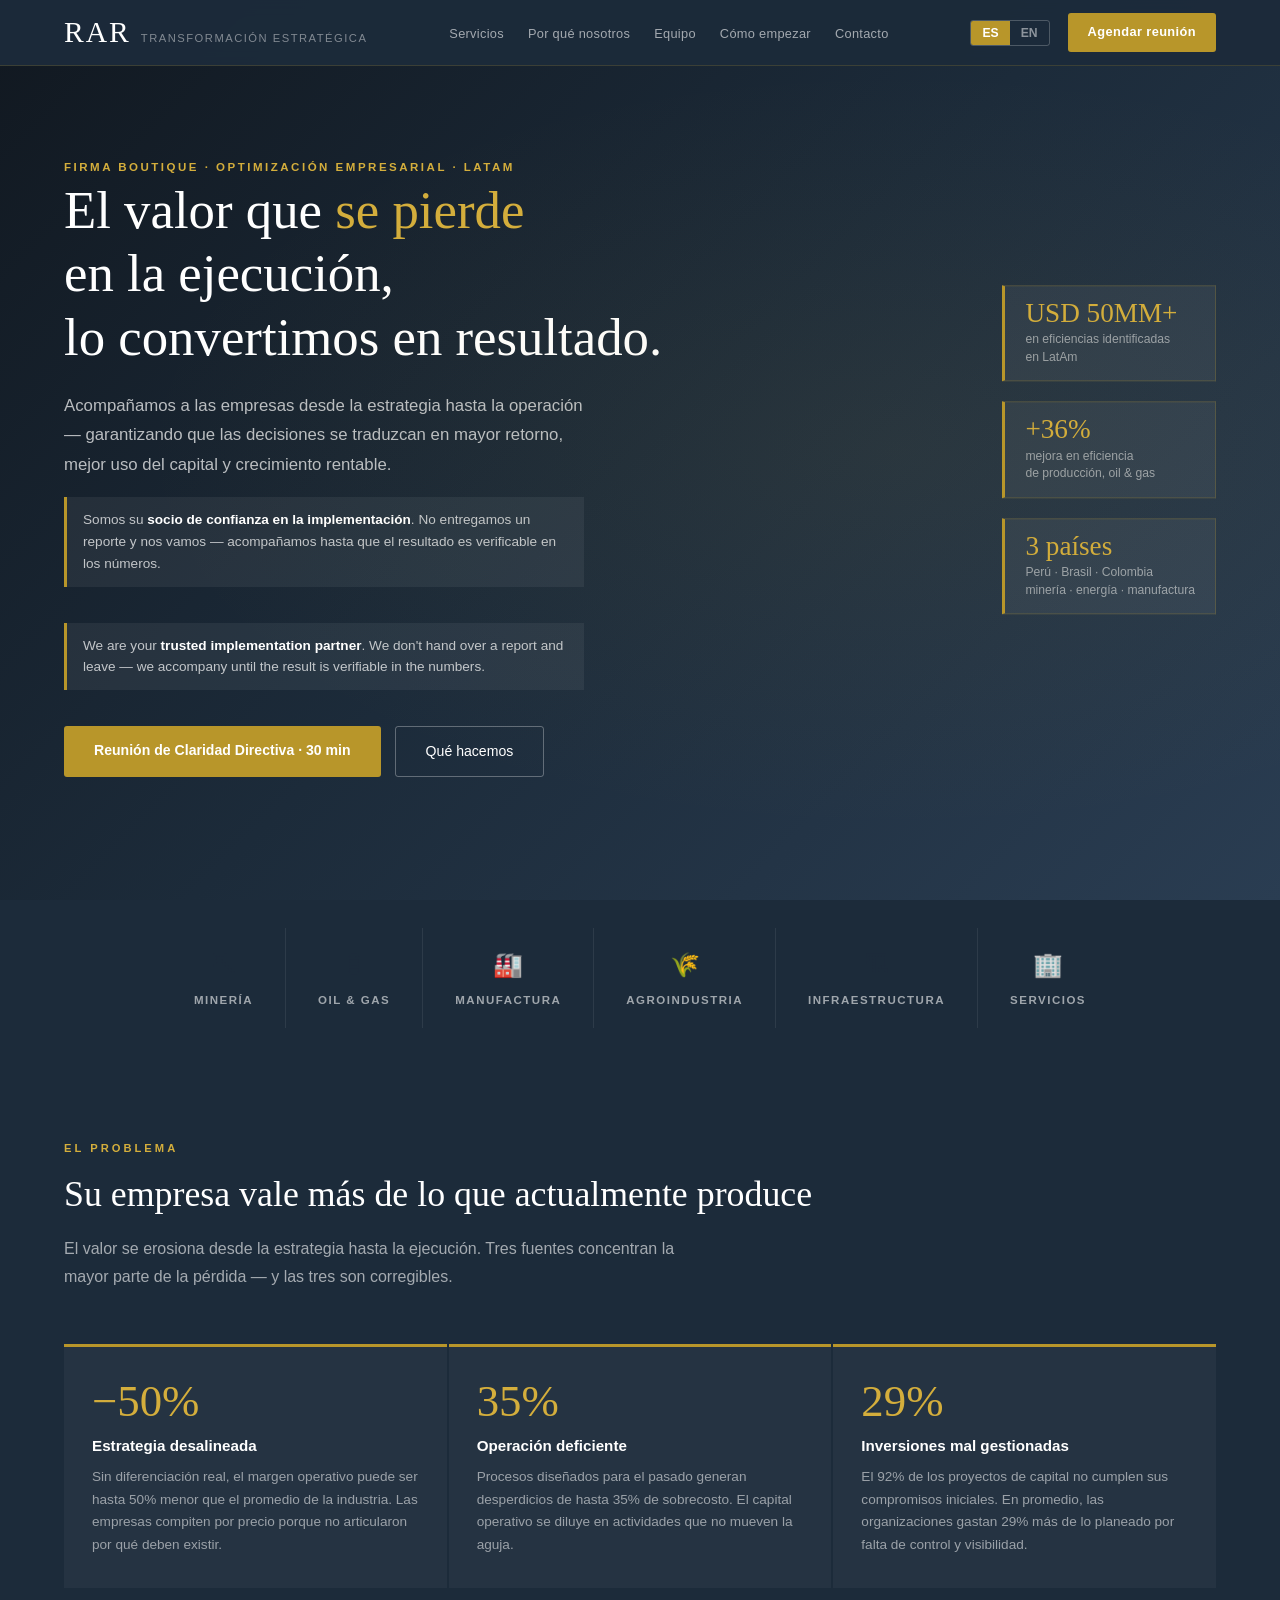
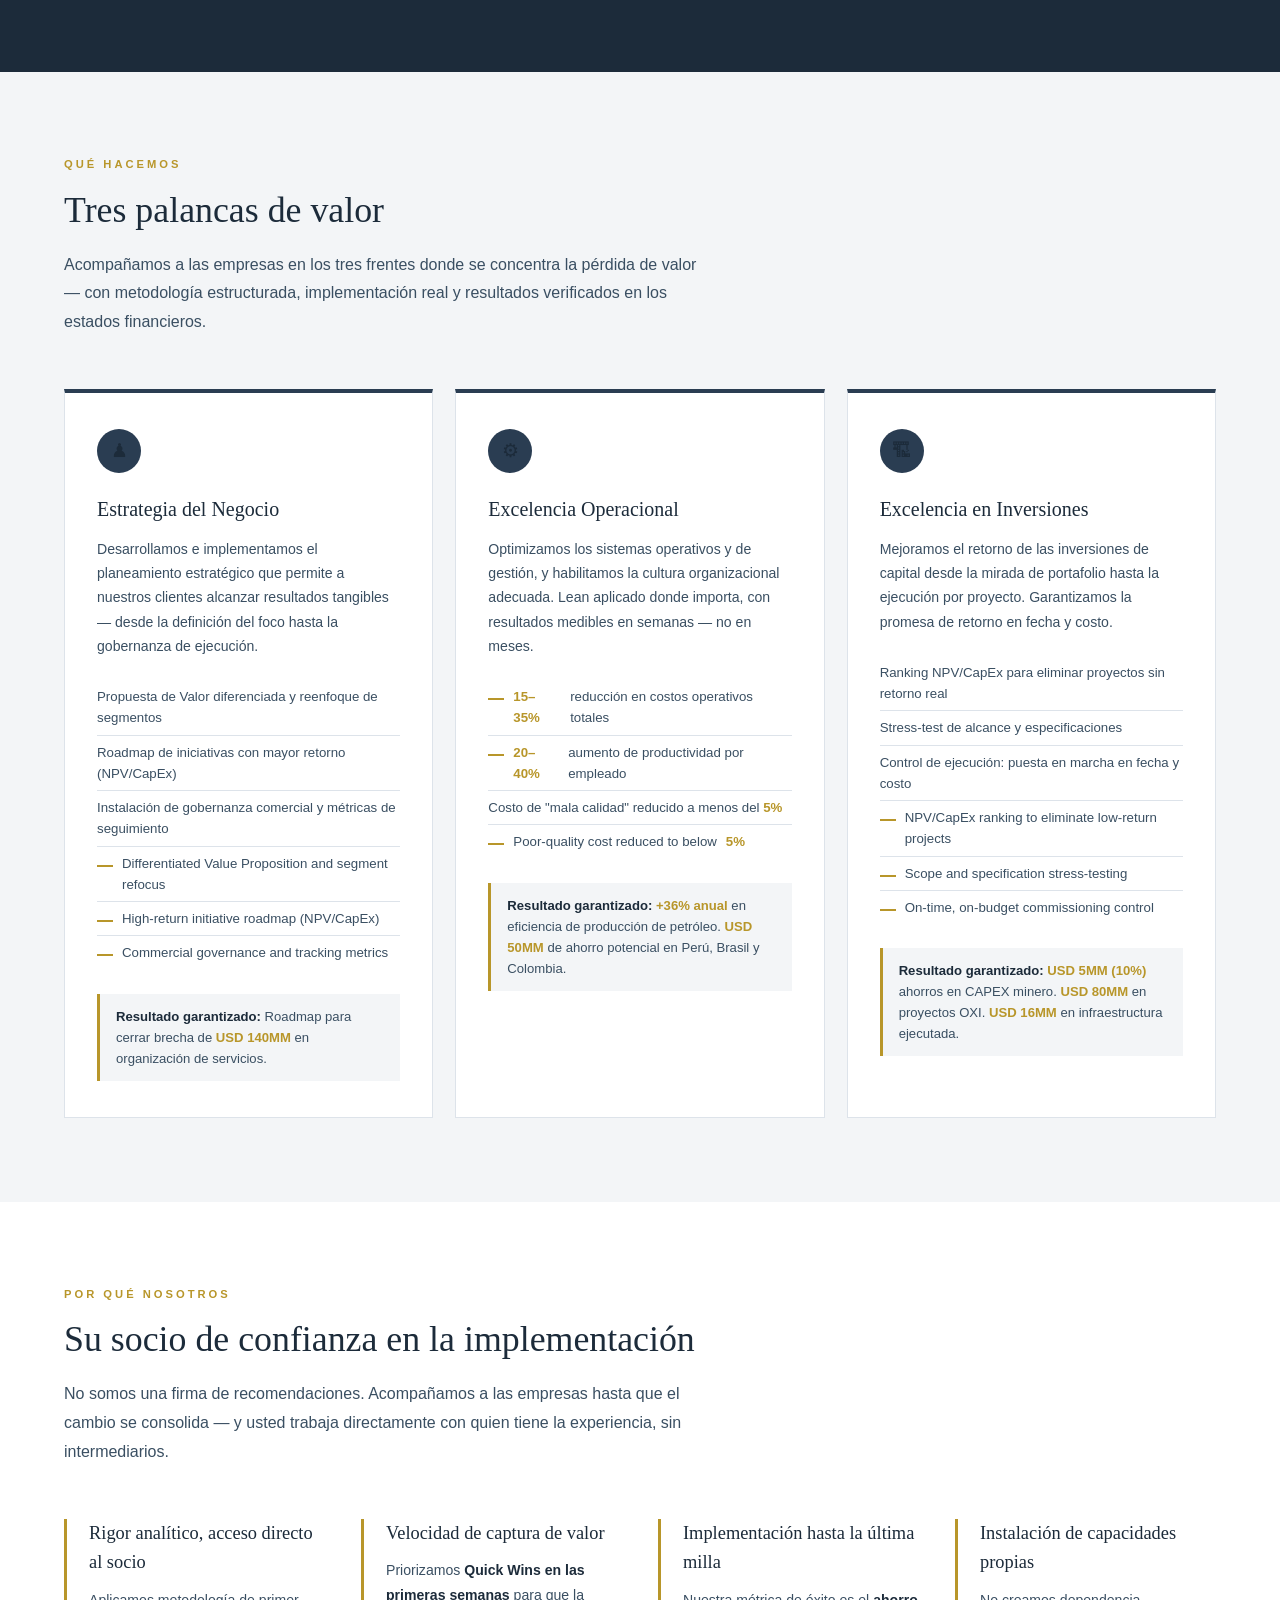
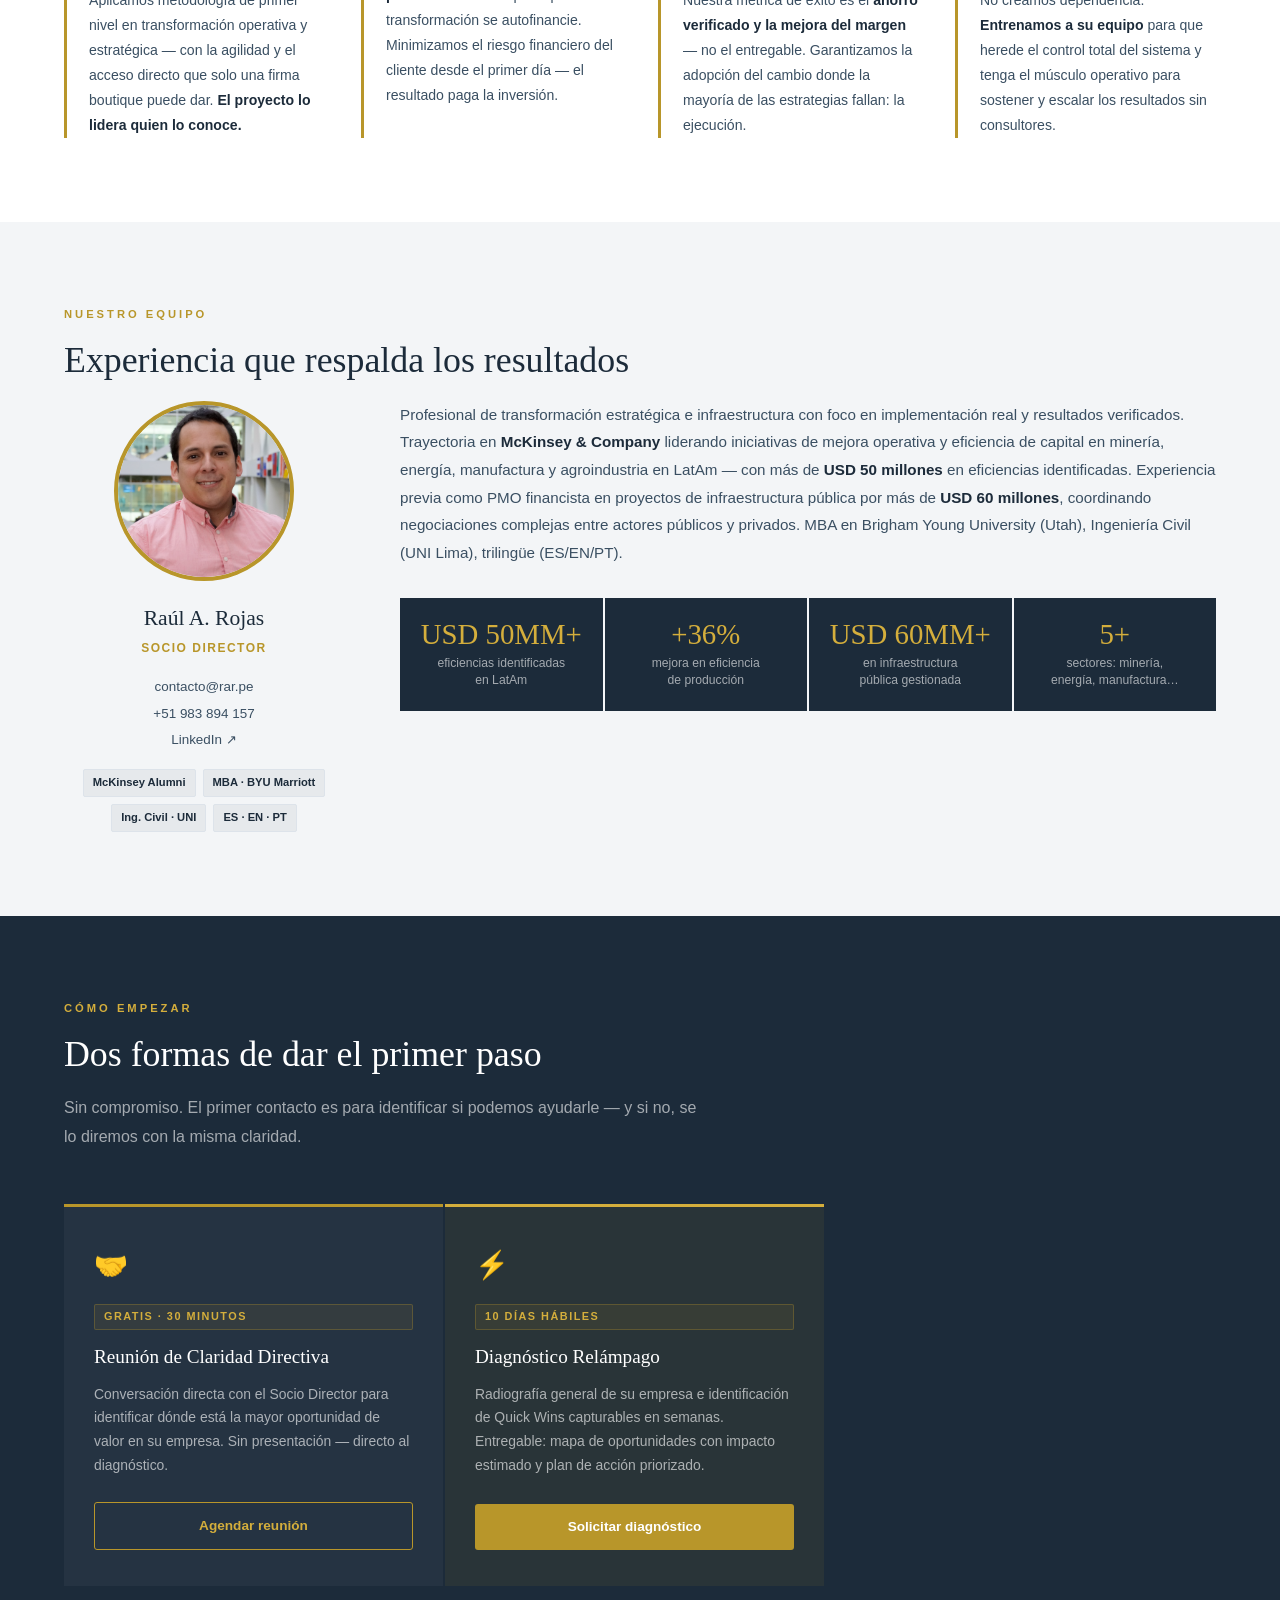
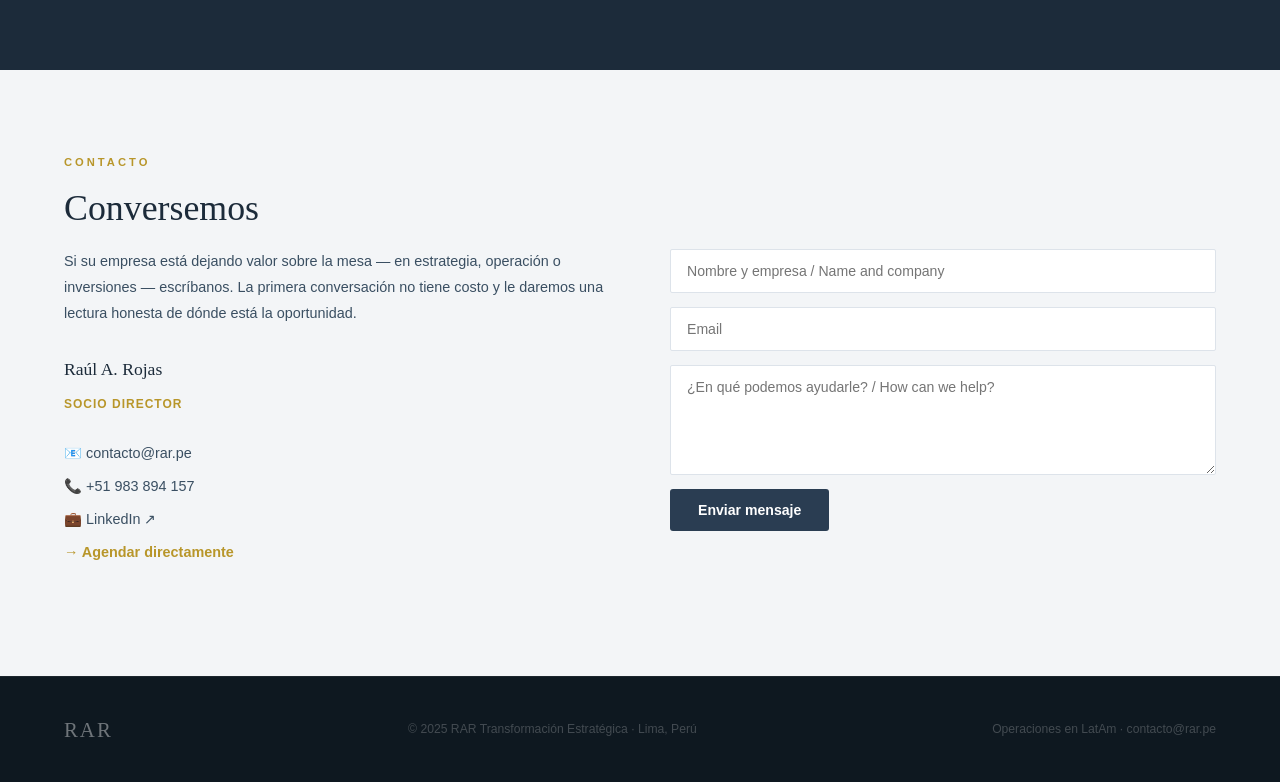
<file: borrador-rediseño-nuevo/index.html>
<!DOCTYPE html>
<html lang="es">
<head>
  <meta charset="UTF-8"/>
  <meta name="viewport" content="width=device-width,initial-scale=1.0"/>
  <title>RAR Transformación Estratégica — Lima, Perú</title>
  <meta name="description" content="Firma boutique de optimización empresarial. Estrategia, excelencia operacional e inversiones de capital en Latinoamérica."/>
  <script src="https://analytics.ahrefs.com/analytics.js" data-key="caoUzvow33Zzy6rd3mMfgg" async></script>
  <style>
    :root{
      --dark:   #1C2B3A;
      --mid:    #2A3D52;
      --light:  #3A5068;
      --gold:   #B8962A;
      --gold-lt:#D4AE3C;
      --white:  #FFFFFF;
      --off:    #F3F5F7;
      --txt:    #1C2B3A;
      --tmid:   #3A4F62;
      --tlt:    #7A90A3;
      --border: #DDE3EA;
    }
    *{margin:0;padding:0;box-sizing:border-box;}
    html{scroll-behavior:smooth;}
    body{font-family:'Helvetica Neue',Arial,sans-serif;color:var(--txt);background:var(--white);line-height:1.6;}
    h1,h2,h3,h4{font-family:'Georgia',serif;font-weight:normal;}

    [data-lang]{display:none;}
    body.lang-es [data-lang="es"],body.lang-en [data-lang="en"]{display:revert;}
    span[data-lang]{display:none;}
    body.lang-es span[data-lang="es"],body.lang-en span[data-lang="en"]{display:inline;}

    /* NAV */
    nav{position:fixed;top:0;left:0;right:0;z-index:100;background:rgba(28,43,58,.97);backdrop-filter:blur(8px);display:flex;align-items:center;justify-content:space-between;padding:0 5%;height:66px;border-bottom:1px solid rgba(184,150,42,.2);}
    .nav-logo{display:flex;align-items:baseline;gap:10px;text-decoration:none;}
    .nav-logo-mark{font-family:'Georgia',serif;font-size:1.85rem;color:var(--white);letter-spacing:2px;}
    .nav-logo-sub{font-size:.7rem;color:rgba(255,255,255,.45);letter-spacing:1.5px;text-transform:uppercase;}
    .nav-right{display:flex;align-items:center;gap:18px;}
    .nav-links{display:flex;gap:24px;list-style:none;}
    .nav-links a{font-size:.8rem;color:rgba(255,255,255,.6);text-decoration:none;letter-spacing:.3px;transition:color .2s;}
    .nav-links a:hover{color:var(--gold-lt);}
    .lang-toggle{display:flex;border:1px solid rgba(255,255,255,.22);border-radius:3px;overflow:hidden;}
    .lang-btn{padding:5px 11px;background:transparent;color:rgba(255,255,255,.5);border:none;cursor:pointer;font-size:.76rem;font-weight:700;transition:all .2s;}
    .lang-btn.active{background:var(--gold);color:var(--white);}
    .nav-cta{padding:9px 20px;background:var(--gold);color:var(--white);text-decoration:none;font-size:.8rem;font-weight:700;letter-spacing:.4px;border-radius:3px;transition:background .2s;white-space:nowrap;}
    .nav-cta:hover{background:var(--gold-lt);}
    @media(max-width:900px){.nav-links{display:none;}.nav-logo-sub{display:none;}}
    @media(max-width:600px){.nav-cta{display:none;}}

    /* HERO */
    .hero{min-height:100vh;background:linear-gradient(135deg,#111820 0%,#1C2B3A 50%,#2A3D52 100%);display:flex;align-items:center;padding:100px 5% 70px;position:relative;overflow:hidden;}
    .hero::after{content:'';position:absolute;inset:0;background:radial-gradient(ellipse at 70% 50%,rgba(184,150,42,.07) 0%,transparent 60%);pointer-events:none;}
    .hero-content{position:relative;max-width:660px;}
    .hero-eyebrow{display:inline-block;font-size:.72rem;font-weight:700;letter-spacing:2.5px;text-transform:uppercase;color:var(--gold-lt);margin-bottom:24px;}
    .hero h1{font-size:clamp(2rem,4.5vw,3.3rem);color:var(--white);line-height:1.2;margin-bottom:22px;}
    .hero h1 em{font-style:normal;color:var(--gold-lt);}
    .hero-sub{font-size:1.05rem;color:rgba(255,255,255,.7);max-width:540px;margin-bottom:18px;line-height:1.75;}
    .hero-trust{display:flex;align-items:flex-start;background:rgba(255,255,255,.06);border-left:3px solid var(--gold);padding:12px 16px;margin-bottom:36px;max-width:520px;}
    .hero-trust p{font-size:.85rem;color:rgba(255,255,255,.72);line-height:1.6;}
    .hero-trust strong{color:var(--white);}
    .hero-actions{display:flex;gap:14px;flex-wrap:wrap;}
    .btn-primary{padding:13px 30px;background:var(--gold);color:var(--white);text-decoration:none;font-weight:700;font-size:.88rem;border-radius:3px;transition:background .2s;}
    .btn-primary:hover{background:var(--gold-lt);}
    .btn-ghost{padding:13px 30px;background:transparent;color:var(--white);text-decoration:none;font-weight:500;font-size:.88rem;border:1px solid rgba(255,255,255,.3);border-radius:3px;transition:all .2s;}
    .btn-ghost:hover{border-color:var(--gold-lt);color:var(--gold-lt);}
    .hero-stats{position:absolute;right:5%;top:50%;transform:translateY(-50%);display:flex;flex-direction:column;gap:20px;}
    .hero-stat{background:rgba(255,255,255,.055);border:1px solid rgba(184,150,42,.25);border-left:3px solid var(--gold);padding:14px 20px;min-width:210px;}
    .hero-stat-num{font-family:'Georgia',serif;font-size:1.7rem;color:var(--gold-lt);line-height:1;margin-bottom:4px;}
    .hero-stat-lbl{font-size:.76rem;color:rgba(255,255,255,.52);line-height:1.45;}
    @media(max-width:1000px){.hero-stats{display:none;}.hero-content{max-width:100%;}}

    /* SECTIONS */
    section{padding:84px 5%;}
    .sec-label{font-size:.7rem;font-weight:700;letter-spacing:3px;text-transform:uppercase;color:var(--gold);margin-bottom:14px;}
    .sec-title{font-size:clamp(1.7rem,2.8vw,2.4rem);color:var(--dark);line-height:1.25;margin-bottom:18px;}
    .sec-intro{font-size:1rem;color:var(--tmid);max-width:640px;line-height:1.8;margin-bottom:52px;}

    /* SECTOR STRIP */
    .sectors-strip{background:var(--dark);padding:28px 5%;display:flex;align-items:center;justify-content:center;flex-wrap:wrap;}
    .sector-item{display:flex;flex-direction:column;align-items:center;gap:7px;padding:18px 32px;border-right:1px solid rgba(255,255,255,.08);cursor:default;transition:background .2s;}
    .sector-item:last-child{border-right:none;}
    .sector-item:hover{background:rgba(255,255,255,.05);}
    .sector-icon{font-size:1.5rem;}
    .sector-name{font-size:.72rem;font-weight:700;letter-spacing:1.5px;text-transform:uppercase;color:rgba(255,255,255,.58);}
    @media(max-width:700px){.sector-item{padding:14px 18px;}}

    /* PROBLEM */
    #problema{background:var(--dark);}
    #problema .sec-label{color:var(--gold-lt);}
    #problema .sec-title{color:var(--white);}
    #problema .sec-intro{color:rgba(255,255,255,.6);}
    .erosion-grid{display:grid;grid-template-columns:repeat(auto-fit,minmax(270px,1fr));gap:2px;}
    .erosion-card{background:rgba(255,255,255,.04);border-top:3px solid var(--gold);padding:32px 28px;transition:background .2s;}
    .erosion-card:hover{background:rgba(255,255,255,.07);}
    .erosion-num{font-family:'Georgia',serif;font-size:2.8rem;color:var(--gold-lt);line-height:1;margin-bottom:10px;}
    .erosion-ttl{font-size:.95rem;font-weight:700;color:var(--white);margin-bottom:8px;}
    .erosion-desc{font-size:.85rem;color:rgba(255,255,255,.54);line-height:1.65;}

    /* SERVICES */
    #servicios{background:var(--off);}
    .services-grid{display:grid;grid-template-columns:repeat(auto-fit,minmax(290px,1fr));gap:22px;}
    .svc-card{background:var(--white);border:1px solid var(--border);border-top:4px solid var(--mid);padding:36px 32px;transition:transform .2s,box-shadow .2s;}
    .svc-card:hover{transform:translateY(-4px);box-shadow:0 12px 36px rgba(28,43,58,.1);}
    .svc-icon{width:44px;height:44px;background:var(--mid);border-radius:50%;display:flex;align-items:center;justify-content:center;margin-bottom:20px;font-size:1.2rem;}
    .svc-name{font-family:'Georgia',serif;font-size:1.25rem;color:var(--dark);margin-bottom:12px;}
    .svc-desc{font-size:.88rem;color:var(--tmid);line-height:1.72;margin-bottom:22px;}
    .svc-impacts{list-style:none;margin-bottom:24px;}
    .svc-impacts li{font-size:.83rem;color:var(--tmid);padding:6px 0;border-bottom:1px solid var(--border);display:flex;align-items:baseline;gap:9px;}
    .svc-impacts li:last-child{border-bottom:none;}
    .svc-impacts li::before{content:'';width:16px;height:2px;background:var(--gold);flex-shrink:0;position:relative;top:-1px;}
    .hl{color:var(--gold);font-weight:700;}
    .svc-ref{background:var(--off);border-left:3px solid var(--gold);padding:12px 16px;font-size:.82rem;color:var(--tmid);line-height:1.6;}
    .svc-ref strong{color:var(--dark);}

    /* WHY US */
    #nosotros{background:var(--white);}
    .why-grid{display:grid;grid-template-columns:repeat(auto-fit,minmax(240px,1fr));gap:36px;}
    .why-card{padding-left:22px;border-left:3px solid var(--gold);}
    .why-ttl{font-family:'Georgia',serif;font-size:1.15rem;color:var(--dark);margin-bottom:10px;}
    .why-desc{font-size:.88rem;color:var(--tmid);line-height:1.78;}
    .why-desc strong{color:var(--dark);}

    /* TEAM */
    #equipo{background:var(--off);}
    .team-wrap{display:grid;grid-template-columns:280px 1fr;gap:56px;align-items:start;}
    @media(max-width:820px){.team-wrap{grid-template-columns:1fr;gap:32px;}}
    .team-photo-wrap{text-align:center;}
    .team-photo{width:180px;height:180px;border-radius:50%;object-fit:cover;object-position:top center;border:4px solid var(--gold);display:block;margin:0 auto 20px;}
    .team-photo-fallback{width:180px;height:180px;border-radius:50%;background:var(--mid);border:4px solid var(--gold);display:flex;align-items:center;justify-content:center;font-family:'Georgia',serif;font-size:2.8rem;color:var(--white);margin:0 auto 20px;}
    .team-name-lg{font-family:'Georgia',serif;font-size:1.35rem;color:var(--dark);margin-bottom:4px;}
    .team-role-lg{font-size:.75rem;font-weight:700;letter-spacing:1.5px;text-transform:uppercase;color:var(--gold);margin-bottom:18px;}
    .team-contact-links a{display:block;font-size:.84rem;color:var(--tmid);text-decoration:none;margin-bottom:5px;transition:color .2s;}
    .team-contact-links a:hover{color:var(--gold);}
    .team-badges{display:flex;flex-wrap:wrap;gap:7px;margin-top:18px;justify-content:center;}
    .tbadge{font-size:.7rem;font-weight:700;color:var(--dark);background:rgba(28,43,58,.06);border:1px solid var(--border);padding:4px 9px;border-radius:2px;}
    .team-bio{font-size:.95rem;color:var(--tmid);line-height:1.82;margin-bottom:32px;}
    .team-bio strong{color:var(--dark);}
    .team-highlights{display:grid;grid-template-columns:repeat(auto-fit,minmax(155px,1fr));gap:2px;}
    .team-hl-card{background:var(--dark);padding:22px 20px;text-align:center;}
    .team-hl-num{font-family:'Georgia',serif;font-size:1.8rem;color:var(--gold-lt);line-height:1;margin-bottom:6px;}
    .team-hl-lbl{font-size:.76rem;color:rgba(255,255,255,.6);line-height:1.4;}

    /* HOW TO START */
    #empezar{background:var(--dark);}
    #empezar .sec-label{color:var(--gold-lt);}
    #empezar .sec-title{color:var(--white);}
    #empezar .sec-intro{color:rgba(255,255,255,.6);}
    .start-grid{display:grid;grid-template-columns:repeat(auto-fit,minmax(280px,1fr));gap:2px;max-width:760px;}
    .start-card{background:rgba(255,255,255,.04);border-top:3px solid var(--gold);padding:36px 30px;display:flex;flex-direction:column;}
    .start-card.feat{background:rgba(184,150,42,.08);border-top-color:var(--gold-lt);}
    .start-icon{font-size:1.7rem;margin-bottom:18px;}
    .start-tag{display:inline-block;font-size:.68rem;font-weight:700;letter-spacing:1.5px;text-transform:uppercase;color:var(--gold-lt);background:rgba(184,150,42,.1);border:1px solid rgba(184,150,42,.3);padding:3px 9px;border-radius:2px;margin-bottom:12px;}
    .start-name{font-family:'Georgia',serif;font-size:1.2rem;color:var(--white);margin-bottom:10px;}
    .start-desc{font-size:.87rem;color:rgba(255,255,255,.62);line-height:1.72;flex-grow:1;margin-bottom:24px;}
    .cta-solid{display:block;padding:12px 24px;background:var(--gold);color:var(--white);text-decoration:none;font-weight:700;font-size:.85rem;border-radius:3px;text-align:center;transition:background .2s;}
    .cta-solid:hover{background:var(--gold-lt);}
    .cta-outline{display:block;padding:12px 24px;background:transparent;color:var(--gold-lt);text-decoration:none;font-weight:700;font-size:.85rem;border:1px solid var(--gold);border-radius:3px;text-align:center;transition:all .2s;}
    .cta-outline:hover{background:var(--gold);color:var(--white);}

    /* CONTACT */
    #contacto{background:var(--off);}
    .contact-wrap{display:grid;grid-template-columns:1fr 1fr;gap:60px;align-items:start;}
    @media(max-width:800px){.contact-wrap{grid-template-columns:1fr;gap:36px;}}
    .contact-info p{font-size:.9rem;color:var(--tmid);line-height:1.8;margin-bottom:28px;}
    .contact-detail{display:flex;flex-direction:column;gap:10px;margin-bottom:28px;}
    .contact-detail a{font-size:.9rem;color:var(--tmid);text-decoration:none;transition:color .2s;}
    .contact-detail a:hover{color:var(--gold);}
    .contact-person{font-family:'Georgia',serif;font-size:1.1rem;color:var(--dark);margin-bottom:2px;}
    .contact-role{font-size:.75rem;font-weight:700;letter-spacing:1px;text-transform:uppercase;color:var(--gold);}
    .contact-form{display:flex;flex-direction:column;gap:14px;}
    .contact-form input,.contact-form textarea{background:var(--white);border:1px solid var(--border);color:var(--txt);font-family:'Helvetica Neue',sans-serif;font-size:.88rem;padding:13px 16px;border-radius:2px;outline:none;transition:border .2s;width:100%;}
    .contact-form input:focus,.contact-form textarea:focus{border-color:var(--gold);}
    .contact-form textarea{resize:vertical;min-height:110px;}
    .contact-form button{padding:13px 28px;background:var(--mid);color:var(--white);border:none;cursor:pointer;font-weight:700;font-size:.88rem;border-radius:3px;transition:background .2s;align-self:flex-start;font-family:'Helvetica Neue',sans-serif;}
    .contact-form button:hover{background:var(--dark);}

    /* FOOTER */
    footer{background:#0E1820;padding:36px 5%;display:flex;align-items:center;justify-content:space-between;flex-wrap:wrap;gap:16px;border-top:1px solid rgba(255,255,255,.06);}
    .footer-logo{font-family:'Georgia',serif;font-size:1.3rem;color:rgba(255,255,255,.4);letter-spacing:2px;}
    .footer-copy,.footer-loc{font-size:.76rem;color:rgba(255,255,255,.22);}

    @media(max-width:600px){section{padding:60px 4%;}.sectors-strip{padding:18px 4%;}.contact-form button{width:100%;}}
  </style>
</head>
<body class="lang-es">

<!-- NAV -->
<nav>
  <a href="#inicio" class="nav-logo">
    <span class="nav-logo-mark">RAR</span>
    <span class="nav-logo-sub" data-lang="es">Transformación Estratégica</span>
    <span class="nav-logo-sub" data-lang="en">Strategic Transformation</span>
  </a>
  <ul class="nav-links">
    <li><a href="#servicios" data-lang="es">Servicios</a><a href="#servicios" data-lang="en">Services</a></li>
    <li><a href="#nosotros" data-lang="es">Por qué nosotros</a><a href="#nosotros" data-lang="en">Why us</a></li>
    <li><a href="#equipo" data-lang="es">Equipo</a><a href="#equipo" data-lang="en">Team</a></li>
    <li><a href="#empezar" data-lang="es">Cómo empezar</a><a href="#empezar" data-lang="en">Get started</a></li>
    <li><a href="#contacto" data-lang="es">Contacto</a><a href="#contacto" data-lang="en">Contact</a></li>
  </ul>
  <div class="nav-right">
    <div class="lang-toggle">
      <button class="lang-btn active" onclick="setLang('es')">ES</button>
      <button class="lang-btn" onclick="setLang('en')">EN</button>
    </div>
    <a href="https://bookings.cloud.microsoft/bookwithme/user/18c268b18dcc4351873da0a54e850f25%40rar.pe?anonymous&ismsaljsauthenabled" target="_blank" class="nav-cta">
      <span data-lang="es">Agendar reunión</span><span data-lang="en">Book a meeting</span>
    </a>
  </div>
</nav>

<!-- HERO -->
<section class="hero" id="inicio">
  <div class="hero-content">
    <span class="hero-eyebrow" data-lang="es">Firma boutique · Optimización empresarial · LatAm</span>
    <span class="hero-eyebrow" data-lang="en">Boutique firm · Business optimization · LatAm</span>
    <h1 data-lang="es">El valor que <em>se pierde</em><br>en la ejecución,<br>lo convertimos en resultado.</h1>
    <h1 data-lang="en">The value <em>lost</em><br>in execution,<br>we turn into results.</h1>
    <p class="hero-sub" data-lang="es">Acompañamos a las empresas desde la estrategia hasta la operación — garantizando que las decisiones se traduzcan en mayor retorno, mejor uso del capital y crecimiento rentable.</p>
    <p class="hero-sub" data-lang="en">We accompany companies from strategy to operations — ensuring decisions translate into higher returns, better capital use, and profitable growth.</p>
    <div class="hero-trust" data-lang="es">
      <p>Somos su <strong>socio de confianza en la implementación</strong>. No entregamos un reporte y nos vamos — acompañamos hasta que el resultado es verificable en los números.</p>
    </div>
    <div class="hero-trust" data-lang="en">
      <p>We are your <strong>trusted implementation partner</strong>. We don't hand over a report and leave — we accompany until the result is verifiable in the numbers.</p>
    </div>
    <div class="hero-actions">
      <a href="https://bookings.cloud.microsoft/bookwithme/user/18c268b18dcc4351873da0a54e850f25%40rar.pe?anonymous&ismsaljsauthenabled" target="_blank" class="btn-primary">
        <span data-lang="es">Reunión de Claridad Directiva · 30 min</span>
        <span data-lang="en">Executive Clarity Meeting · 30 min</span>
      </a>
      <a href="#servicios" class="btn-ghost">
        <span data-lang="es">Qué hacemos</span><span data-lang="en">What we do</span>
      </a>
    </div>
  </div>
  <div class="hero-stats">
    <div class="hero-stat">
      <div class="hero-stat-num">USD 50MM+</div>
      <div class="hero-stat-lbl" data-lang="es">en eficiencias identificadas<br>en LatAm</div>
      <div class="hero-stat-lbl" data-lang="en">in efficiencies identified<br>across LatAm</div>
    </div>
    <div class="hero-stat">
      <div class="hero-stat-num">+36%</div>
      <div class="hero-stat-lbl" data-lang="es">mejora en eficiencia<br>de producción, oil &amp; gas</div>
      <div class="hero-stat-lbl" data-lang="en">production efficiency<br>gain, oil &amp; gas</div>
    </div>
    <div class="hero-stat">
      <div class="hero-stat-num">3 países</div>
      <div class="hero-stat-lbl" data-lang="es">Perú · Brasil · Colombia<br>minería · energía · manufactura</div>
      <div class="hero-stat-lbl" data-lang="en">Peru · Brazil · Colombia<br>mining · energy · manufacturing</div>
    </div>
  </div>
</section>

<!-- SECTOR STRIP -->
<div class="sectors-strip">
  <div class="sector-item"><span class="sector-icon">⛏</span><span class="sector-name" data-lang="es">Minería</span><span class="sector-name" data-lang="en">Mining</span></div>
  <div class="sector-item"><span class="sector-icon">🛢</span><span class="sector-name">Oil &amp; Gas</span></div>
  <div class="sector-item"><span class="sector-icon">🏭</span><span class="sector-name" data-lang="es">Manufactura</span><span class="sector-name" data-lang="en">Manufacturing</span></div>
  <div class="sector-item"><span class="sector-icon">🌾</span><span class="sector-name" data-lang="es">Agroindustria</span><span class="sector-name" data-lang="en">Agro-industry</span></div>
  <div class="sector-item"><span class="sector-icon">🏗</span><span class="sector-name" data-lang="es">Infraestructura</span><span class="sector-name" data-lang="en">Infrastructure</span></div>
  <div class="sector-item"><span class="sector-icon">🏢</span><span class="sector-name" data-lang="es">Servicios</span><span class="sector-name" data-lang="en">Services</span></div>
</div>

<!-- PROBLEM -->
<section id="problema">
  <p class="sec-label" data-lang="es">El problema</p><p class="sec-label" data-lang="en">The problem</p>
  <h2 class="sec-title" data-lang="es">Su empresa vale más de lo que actualmente produce</h2>
  <h2 class="sec-title" data-lang="en">Your company is worth more than it currently produces</h2>
  <p class="sec-intro" data-lang="es">El valor se erosiona desde la estrategia hasta la ejecución. Tres fuentes concentran la mayor parte de la pérdida — y las tres son corregibles.</p>
  <p class="sec-intro" data-lang="en">Value erodes from strategy all the way to execution. Three sources concentrate most of the loss — and all three are correctable.</p>
  <div class="erosion-grid">
    <div class="erosion-card">
      <div class="erosion-num">−50%</div>
      <div class="erosion-ttl" data-lang="es">Estrategia desalineada</div>
      <div class="erosion-ttl" data-lang="en">Misaligned strategy</div>
      <p class="erosion-desc" data-lang="es">Sin diferenciación real, el margen operativo puede ser hasta 50% menor que el promedio de la industria. Las empresas compiten por precio porque no articularon por qué deben existir.</p>
      <p class="erosion-desc" data-lang="en">Without real differentiation, operating margins can be up to 50% below industry average. Companies compete on price because they haven't defined why they should exist.</p>
    </div>
    <div class="erosion-card">
      <div class="erosion-num">35%</div>
      <div class="erosion-ttl" data-lang="es">Operación deficiente</div>
      <div class="erosion-ttl" data-lang="en">Operational waste</div>
      <p class="erosion-desc" data-lang="es">Procesos diseñados para el pasado generan desperdicios de hasta 35% de sobrecosto. El capital operativo se diluye en actividades que no mueven la aguja.</p>
      <p class="erosion-desc" data-lang="en">Processes designed for the past generate waste of up to 35% cost overrun. Operating capital is diluted in activities that don't move the needle.</p>
    </div>
    <div class="erosion-card">
      <div class="erosion-num">29%</div>
      <div class="erosion-ttl" data-lang="es">Inversiones mal gestionadas</div>
      <div class="erosion-ttl" data-lang="en">Poorly managed investments</div>
      <p class="erosion-desc" data-lang="es">El 92% de los proyectos de capital no cumplen sus compromisos iniciales. En promedio, las organizaciones gastan 29% más de lo planeado por falta de control y visibilidad.</p>
      <p class="erosion-desc" data-lang="en">92% of capital projects fail to meet initial commitments. Organizations spend on average 29% more than planned due to lack of control and visibility.</p>
    </div>
  </div>
</section>

<!-- SERVICES -->
<section id="servicios">
  <p class="sec-label" data-lang="es">Qué hacemos</p><p class="sec-label" data-lang="en">What we do</p>
  <h2 class="sec-title" data-lang="es">Tres palancas de valor</h2>
  <h2 class="sec-title" data-lang="en">Three value levers</h2>
  <p class="sec-intro" data-lang="es">Acompañamos a las empresas en los tres frentes donde se concentra la pérdida de valor — con metodología estructurada, implementación real y resultados verificados en los estados financieros.</p>
  <p class="sec-intro" data-lang="en">We accompany companies across the three fronts where value loss concentrates — with structured methodology, real implementation, and results verified on financial statements.</p>
  <div class="services-grid">
    <div class="svc-card">
      <div class="svc-icon">♟</div>
      <div class="svc-name" data-lang="es">Estrategia del Negocio</div>
      <div class="svc-name" data-lang="en">Business Strategy</div>
      <p class="svc-desc" data-lang="es">Desarrollamos e implementamos el planeamiento estratégico que permite a nuestros clientes alcanzar resultados tangibles — desde la definición del foco hasta la gobernanza de ejecución.</p>
      <p class="svc-desc" data-lang="en">We develop and implement the strategic planning that allows our clients to achieve tangible results — from focus definition to execution governance.</p>
      <ul class="svc-impacts">
        <li data-lang="es">Propuesta de Valor diferenciada y reenfoque de segmentos</li>
        <li data-lang="es">Roadmap de iniciativas con mayor retorno (NPV/CapEx)</li>
        <li data-lang="es">Instalación de gobernanza comercial y métricas de seguimiento</li>
        <li data-lang="en">Differentiated Value Proposition and segment refocus</li>
        <li data-lang="en">High-return initiative roadmap (NPV/CapEx)</li>
        <li data-lang="en">Commercial governance and tracking metrics</li>
      </ul>
      <div class="svc-ref" data-lang="es"><strong>Resultado garantizado:</strong> Roadmap para cerrar brecha de <span class="hl">USD 140MM</span> en organización de servicios.</div>
      <div class="svc-ref" data-lang="en"><strong>Guaranteed result:</strong> Roadmap to close a <span class="hl">USD 140MM</span> gap in a services organization.</div>
    </div>
    <div class="svc-card">
      <div class="svc-icon">⚙</div>
      <div class="svc-name" data-lang="es">Excelencia Operacional</div>
      <div class="svc-name" data-lang="en">Operational Excellence</div>
      <p class="svc-desc" data-lang="es">Optimizamos los sistemas operativos y de gestión, y habilitamos la cultura organizacional adecuada. Lean aplicado donde importa, con resultados medibles en semanas — no en meses.</p>
      <p class="svc-desc" data-lang="en">We optimize operational and management systems and enable the right organizational culture. Lean applied where it matters, with measurable results in weeks — not months.</p>
      <ul class="svc-impacts">
        <li><span class="hl">15–35%</span> <span data-lang="es">reducción en costos operativos totales</span><span data-lang="en">reduction in total operating costs</span></li>
        <li><span class="hl">20–40%</span> <span data-lang="es">aumento de productividad por empleado</span><span data-lang="en">increase in productivity per employee</span></li>
        <li data-lang="es">Costo de "mala calidad" reducido a menos del <span class="hl">5%</span></li>
        <li data-lang="en">Poor-quality cost reduced to below <span class="hl">5%</span></li>
      </ul>
      <div class="svc-ref" data-lang="es"><strong>Resultado garantizado:</strong> <span class="hl">+36% anual</span> en eficiencia de producción de petróleo. <span class="hl">USD 50MM</span> de ahorro potencial en Perú, Brasil y Colombia.</div>
      <div class="svc-ref" data-lang="en"><strong>Guaranteed result:</strong> <span class="hl">+36% annual</span> oil production efficiency. <span class="hl">USD 50MM</span> potential savings across Peru, Brazil, and Colombia.</div>
    </div>
    <div class="svc-card">
      <div class="svc-icon">🏗</div>
      <div class="svc-name" data-lang="es">Excelencia en Inversiones</div>
      <div class="svc-name" data-lang="en">Investment Excellence</div>
      <p class="svc-desc" data-lang="es">Mejoramos el retorno de las inversiones de capital desde la mirada de portafolio hasta la ejecución por proyecto. Garantizamos la promesa de retorno en fecha y costo.</p>
      <p class="svc-desc" data-lang="en">We improve capital investment returns from portfolio view to individual project execution. We guarantee the return promise on time and on budget.</p>
      <ul class="svc-impacts">
        <li data-lang="es">Ranking NPV/CapEx para eliminar proyectos sin retorno real</li>
        <li data-lang="es">Stress-test de alcance y especificaciones</li>
        <li data-lang="es">Control de ejecución: puesta en marcha en fecha y costo</li>
        <li data-lang="en">NPV/CapEx ranking to eliminate low-return projects</li>
        <li data-lang="en">Scope and specification stress-testing</li>
        <li data-lang="en">On-time, on-budget commissioning control</li>
      </ul>
      <div class="svc-ref" data-lang="es"><strong>Resultado garantizado:</strong> <span class="hl">USD 5MM (10%)</span> ahorros en CAPEX minero. <span class="hl">USD 80MM</span> en proyectos OXI. <span class="hl">USD 16MM</span> en infraestructura ejecutada.</div>
      <div class="svc-ref" data-lang="en"><strong>Guaranteed result:</strong> <span class="hl">USD 5MM (10%)</span> savings on mining CAPEX. <span class="hl">USD 80MM</span> OXI projects. <span class="hl">USD 16MM</span> in executed infrastructure.</div>
    </div>
  </div>
</section>

<!-- WHY US -->
<section id="nosotros">
  <p class="sec-label" data-lang="es">Por qué nosotros</p><p class="sec-label" data-lang="en">Why us</p>
  <h2 class="sec-title" data-lang="es">Su socio de confianza en la implementación</h2>
  <h2 class="sec-title" data-lang="en">Your trusted implementation partner</h2>
  <p class="sec-intro" data-lang="es">No somos una firma de recomendaciones. Acompañamos a las empresas hasta que el cambio se consolida — y usted trabaja directamente con quien tiene la experiencia, sin intermediarios.</p>
  <p class="sec-intro" data-lang="en">We are not a recommendations firm. We accompany companies until change consolidates — and you work directly with the person who has the experience, no intermediaries.</p>
  <div class="why-grid">
    <div class="why-card">
      <div class="why-ttl" data-lang="es">Rigor analítico, acceso directo al socio</div>
      <div class="why-ttl" data-lang="en">Analytical rigor, direct partner access</div>
      <p class="why-desc" data-lang="es">Aplicamos metodología de primer nivel en transformación operativa y estratégica — con la agilidad y el acceso directo que solo una firma boutique puede dar. <strong>El proyecto lo lidera quien lo conoce.</strong></p>
      <p class="why-desc" data-lang="en">We apply top-tier methodology in operational and strategic transformation — with the agility and direct access that only a boutique firm can provide. <strong>The project is led by the person who knows it.</strong></p>
    </div>
    <div class="why-card">
      <div class="why-ttl" data-lang="es">Velocidad de captura de valor</div>
      <div class="why-ttl" data-lang="en">Speed of value capture</div>
      <p class="why-desc" data-lang="es">Priorizamos <strong>Quick Wins en las primeras semanas</strong> para que la transformación se autofinancie. Minimizamos el riesgo financiero del cliente desde el primer día — el resultado paga la inversión.</p>
      <p class="why-desc" data-lang="en">We prioritize <strong>Quick Wins in the first weeks</strong> so the transformation funds itself. We minimize client financial risk from day one — the result pays for the investment.</p>
    </div>
    <div class="why-card">
      <div class="why-ttl" data-lang="es">Implementación hasta la última milla</div>
      <div class="why-ttl" data-lang="en">Last-mile implementation</div>
      <p class="why-desc" data-lang="es">Nuestra métrica de éxito es el <strong>ahorro verificado y la mejora del margen</strong> — no el entregable. Garantizamos la adopción del cambio donde la mayoría de las estrategias fallan: la ejecución.</p>
      <p class="why-desc" data-lang="en">Our success metric is <strong>verified savings and margin improvement</strong> — not the deliverable. We guarantee change adoption where most strategies fail: execution.</p>
    </div>
    <div class="why-card">
      <div class="why-ttl" data-lang="es">Instalación de capacidades propias</div>
      <div class="why-ttl" data-lang="en">Capability building for independence</div>
      <p class="why-desc" data-lang="es">No creamos dependencia. <strong>Entrenamos a su equipo</strong> para que herede el control total del sistema y tenga el músculo operativo para sostener y escalar los resultados sin consultores.</p>
      <p class="why-desc" data-lang="en">We don't create dependency. <strong>We train your team</strong> to inherit full system control and build the operational muscle to sustain and scale results without consultants.</p>
    </div>
  </div>
</section>

<!-- TEAM -->
<section id="equipo">
  <p class="sec-label" data-lang="es">Nuestro equipo</p><p class="sec-label" data-lang="en">Our team</p>
  <h2 class="sec-title" data-lang="es">Experiencia que respalda los resultados</h2>
  <h2 class="sec-title" data-lang="en">Experience that backs the results</h2>
  <div class="team-wrap">
    <div class="team-photo-wrap">
      <img src="photo RR.png" alt="Raúl A. Rojas" class="team-photo"
           onerror="this.style.display='none';document.getElementById('av').style.display='flex';"/>
      <div class="team-photo-fallback" id="av" style="display:none;">RR</div>
      <div class="team-name-lg">Raúl A. Rojas</div>
      <div class="team-role-lg" data-lang="es">Socio Director</div>
      <div class="team-role-lg" data-lang="en">Managing Partner</div>
      <div class="team-contact-links">
        <a href="mailto:contacto@rar.pe">contacto@rar.pe</a>
        <a href="tel:+51983894157">+51 983 894 157</a>
        <a href="https://www.linkedin.com/in/raulrojasrenteria" target="_blank">LinkedIn ↗</a>
      </div>
      <div class="team-badges">
        <span class="tbadge">McKinsey Alumni</span>
        <span class="tbadge">MBA · BYU Marriott</span>
        <span class="tbadge" data-lang="es">Ing. Civil · UNI</span>
        <span class="tbadge" data-lang="en">Civil Eng. · UNI</span>
        <span class="tbadge">ES · EN · PT</span>
      </div>
    </div>
    <div>
      <p class="team-bio" data-lang="es">Profesional de transformación estratégica e infraestructura con foco en implementación real y resultados verificados. Trayectoria en <strong>McKinsey &amp; Company</strong> liderando iniciativas de mejora operativa y eficiencia de capital en minería, energía, manufactura y agroindustria en LatAm — con más de <strong>USD 50 millones</strong> en eficiencias identificadas. Experiencia previa como PMO financista en proyectos de infraestructura pública por más de <strong>USD 60 millones</strong>, coordinando negociaciones complejas entre actores públicos y privados. MBA en Brigham Young University (Utah), Ingeniería Civil (UNI Lima), trilingüe (ES/EN/PT).</p>
      <p class="team-bio" data-lang="en">Strategic transformation and infrastructure professional focused on real implementation and verified results. Track record at <strong>McKinsey &amp; Company</strong> leading operational improvement and capital efficiency initiatives across mining, energy, manufacturing, and agro-industry in LatAm — identifying over <strong>USD 50 million</strong> in efficiencies. Prior experience as financial PMO on public infrastructure projects exceeding <strong>USD 60 million</strong>, coordinating complex negotiations between public and private actors. MBA at Brigham Young University (Utah), Civil Engineering (UNI Lima), trilingual (ES/EN/PT).</p>
      <div class="team-highlights">
        <div class="team-hl-card"><div class="team-hl-num">USD 50MM+</div><div class="team-hl-lbl" data-lang="es">eficiencias identificadas<br>en LatAm</div><div class="team-hl-lbl" data-lang="en">efficiencies identified<br>across LatAm</div></div>
        <div class="team-hl-card"><div class="team-hl-num">+36%</div><div class="team-hl-lbl" data-lang="es">mejora en eficiencia<br>de producción</div><div class="team-hl-lbl" data-lang="en">production efficiency<br>improvement</div></div>
        <div class="team-hl-card"><div class="team-hl-num">USD 60MM+</div><div class="team-hl-lbl" data-lang="es">en infraestructura<br>pública gestionada</div><div class="team-hl-lbl" data-lang="en">in public infrastructure<br>projects managed</div></div>
        <div class="team-hl-card"><div class="team-hl-num">5+</div><div class="team-hl-lbl" data-lang="es">sectores: minería,<br>energía, manufactura…</div><div class="team-hl-lbl" data-lang="en">sectors: mining,<br>energy, manufacturing…</div></div>
      </div>
    </div>
  </div>
</section>

<!-- HOW TO START -->
<section id="empezar">
  <p class="sec-label" data-lang="es">Cómo empezar</p><p class="sec-label" data-lang="en">How to start</p>
  <h2 class="sec-title" data-lang="es">Dos formas de dar el primer paso</h2>
  <h2 class="sec-title" data-lang="en">Two ways to take the first step</h2>
  <p class="sec-intro" data-lang="es">Sin compromiso. El primer contacto es para identificar si podemos ayudarle — y si no, se lo diremos con la misma claridad.</p>
  <p class="sec-intro" data-lang="en">No commitment. The first contact is to identify whether we can help — and if not, we'll say so with the same clarity.</p>
  <div class="start-grid">
    <div class="start-card">
      <div class="start-icon">🤝</div>
      <span class="start-tag" data-lang="es">Gratis · 30 minutos</span>
      <span class="start-tag" data-lang="en">Free · 30 minutes</span>
      <div class="start-name" data-lang="es">Reunión de Claridad Directiva</div>
      <div class="start-name" data-lang="en">Executive Clarity Meeting</div>
      <p class="start-desc" data-lang="es">Conversación directa con el Socio Director para identificar dónde está la mayor oportunidad de valor en su empresa. Sin presentación — directo al diagnóstico.</p>
      <p class="start-desc" data-lang="en">Direct conversation with the Managing Partner to identify where the biggest value opportunity lies. No presentation — straight to the diagnosis.</p>
      <a href="https://bookings.cloud.microsoft/bookwithme/user/18c268b18dcc4351873da0a54e850f25%40rar.pe?anonymous&ismsaljsauthenabled" target="_blank" class="cta-outline">
        <span data-lang="es">Agendar reunión</span><span data-lang="en">Schedule meeting</span>
      </a>
    </div>
    <div class="start-card feat">
      <div class="start-icon">⚡</div>
      <span class="start-tag" data-lang="es">10 días hábiles</span>
      <span class="start-tag" data-lang="en">10 business days</span>
      <div class="start-name" data-lang="es">Diagnóstico Relámpago</div>
      <div class="start-name" data-lang="en">Lightning Diagnostic</div>
      <p class="start-desc" data-lang="es">Radiografía general de su empresa e identificación de Quick Wins capturables en semanas. Entregable: mapa de oportunidades con impacto estimado y plan de acción priorizado.</p>
      <p class="start-desc" data-lang="en">Full diagnostic of your company and identification of Quick Wins capturable in weeks. Deliverable: opportunity map with estimated impact and prioritized action plan.</p>
      <a href="https://bookings.cloud.microsoft/bookwithme/user/18c268b18dcc4351873da0a54e850f25%40rar.pe?anonymous&ismsaljsauthenabled" target="_blank" class="cta-solid">
        <span data-lang="es">Solicitar diagnóstico</span><span data-lang="en">Request diagnostic</span>
      </a>
    </div>
  </div>
</section>

<!-- CONTACT -->
<section id="contacto">
  <p class="sec-label" data-lang="es">Contacto</p><p class="sec-label" data-lang="en">Contact</p>
  <h2 class="sec-title" data-lang="es">Conversemos</h2>
  <h2 class="sec-title" data-lang="en">Let's talk</h2>
  <div class="contact-wrap">
    <div class="contact-info">
      <p data-lang="es">Si su empresa está dejando valor sobre la mesa — en estrategia, operación o inversiones — escríbanos. La primera conversación no tiene costo y le daremos una lectura honesta de dónde está la oportunidad.</p>
      <p data-lang="en">If your company is leaving value on the table — in strategy, operations, or investments — reach out. The first conversation is free and we'll give you an honest read on where the opportunity lies.</p>
      <div class="contact-detail">
        <div class="contact-person">Raúl A. Rojas</div>
        <div class="contact-role" data-lang="es">Socio Director</div>
        <div class="contact-role" data-lang="en">Managing Partner</div>
      </div>
      <div class="contact-detail">
        <a href="mailto:contacto@rar.pe">📧 contacto@rar.pe</a>
        <a href="tel:+51983894157">📞 +51 983 894 157</a>
        <a href="https://www.linkedin.com/in/raulrojasrenteria" target="_blank">💼 LinkedIn ↗</a>
        <a href="https://bookings.cloud.microsoft/bookwithme/user/18c268b18dcc4351873da0a54e850f25%40rar.pe?anonymous&ismsaljsauthenabled" target="_blank" style="color:var(--gold);font-weight:700;">
          <span data-lang="es">→ Agendar directamente</span><span data-lang="en">→ Schedule directly</span>
        </a>
      </div>
    </div>
    <form class="contact-form" onsubmit="sendContact(event)">
      <input type="text" id="cf-name" placeholder="Nombre y empresa / Name and company" required/>
      <input type="email" id="cf-email" placeholder="Email" required/>
      <textarea id="cf-msg" placeholder="¿En qué podemos ayudarle? / How can we help?" required></textarea>
      <button type="submit"><span data-lang="es">Enviar mensaje</span><span data-lang="en">Send message</span></button>
    </form>
  </div>
</section>

<!-- FOOTER -->
<footer>
  <span class="footer-logo">RAR</span>
  <span class="footer-copy">© 2025 RAR Transformación Estratégica · Lima, Perú</span>
  <span class="footer-loc" data-lang="es">Operaciones en LatAm · contacto@rar.pe</span>
  <span class="footer-loc" data-lang="en">Operations across LatAm · contacto@rar.pe</span>
</footer>

<script>
  function setLang(l){
    document.body.className='lang-'+l;
    document.querySelectorAll('.lang-btn').forEach(b=>b.classList.toggle('active',b.textContent.toLowerCase()===l));
  }
  function sendContact(e){
    e.preventDefault();
    const n=document.getElementById('cf-name').value,
          m=document.getElementById('cf-email').value,
          t=document.getElementById('cf-msg').value;
    window.location.href='mailto:contacto@rar.pe?subject='
      +encodeURIComponent('Contacto RAR TE — '+n)
      +'&body='+encodeURIComponent('Nombre/empresa: '+n+'\nEmail: '+m+'\n\nMensaje:\n'+t);
  }
</script>
</body>
</html>
</file>
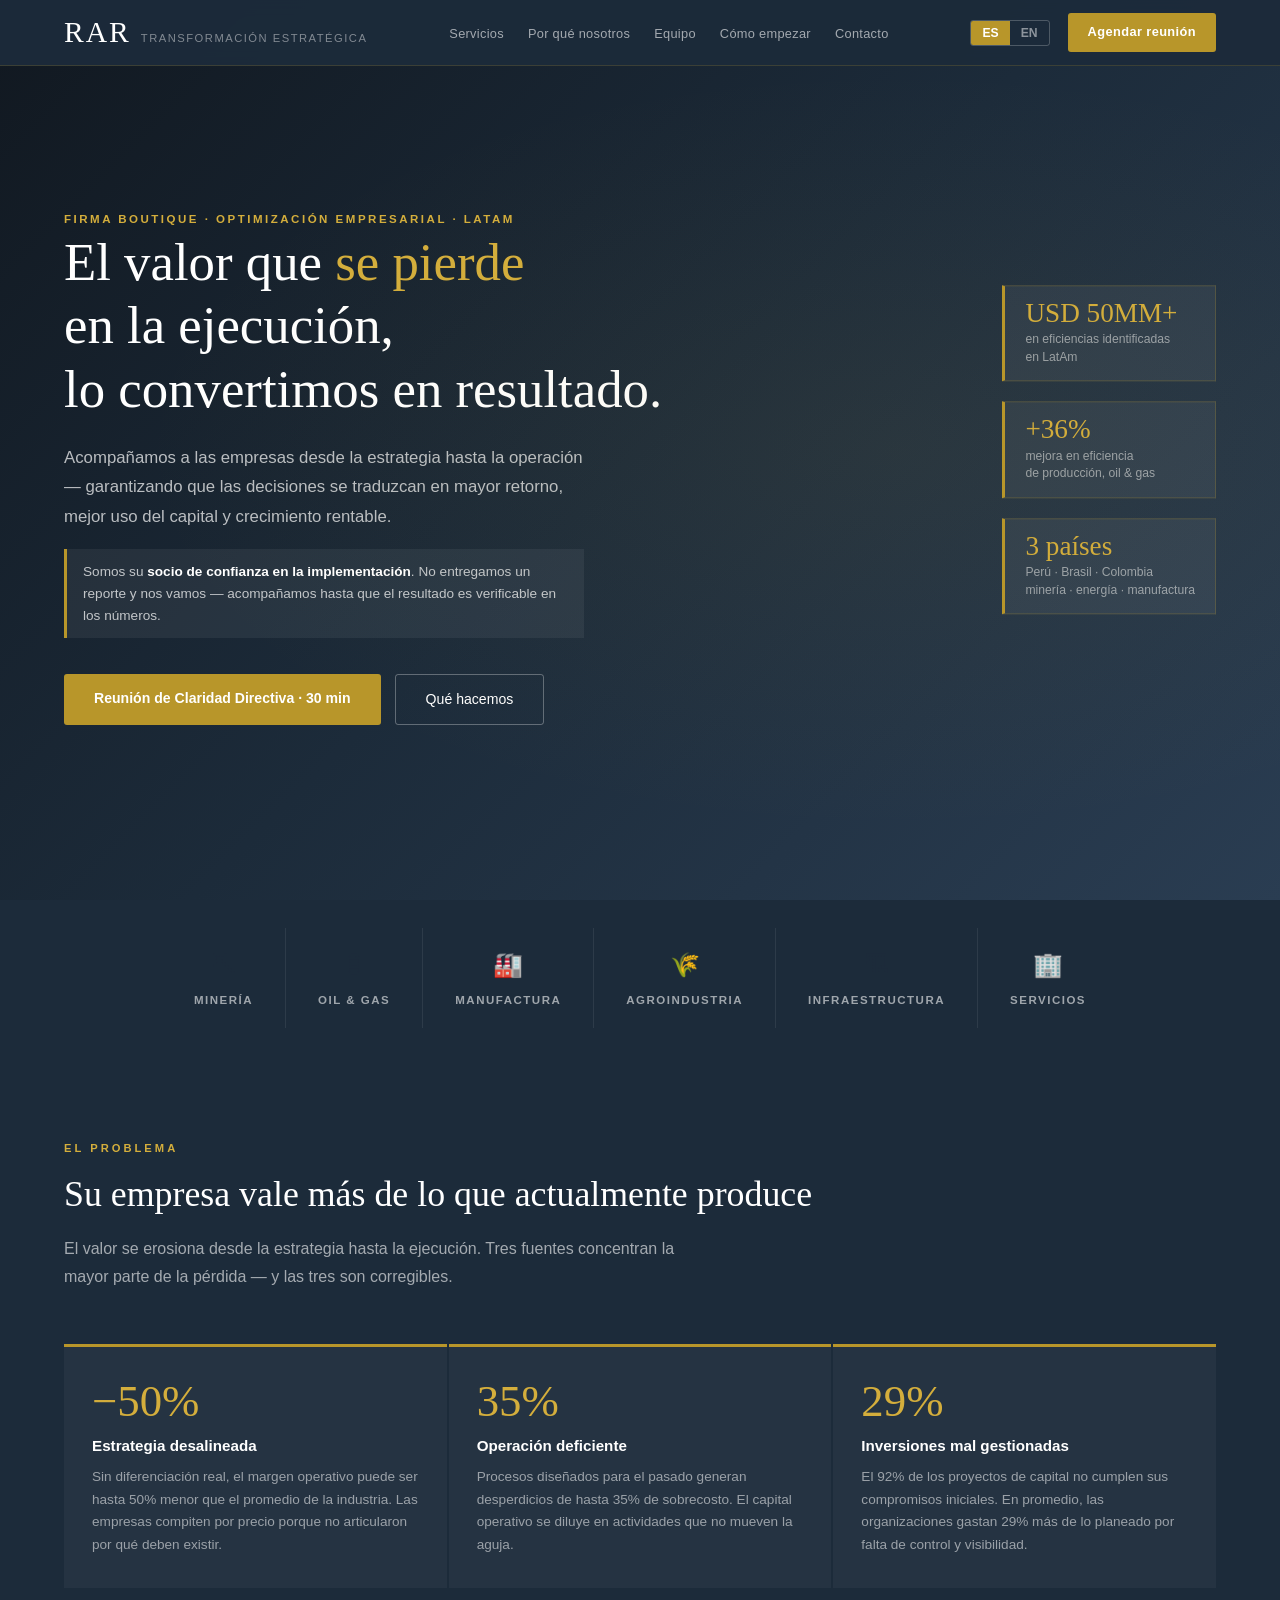
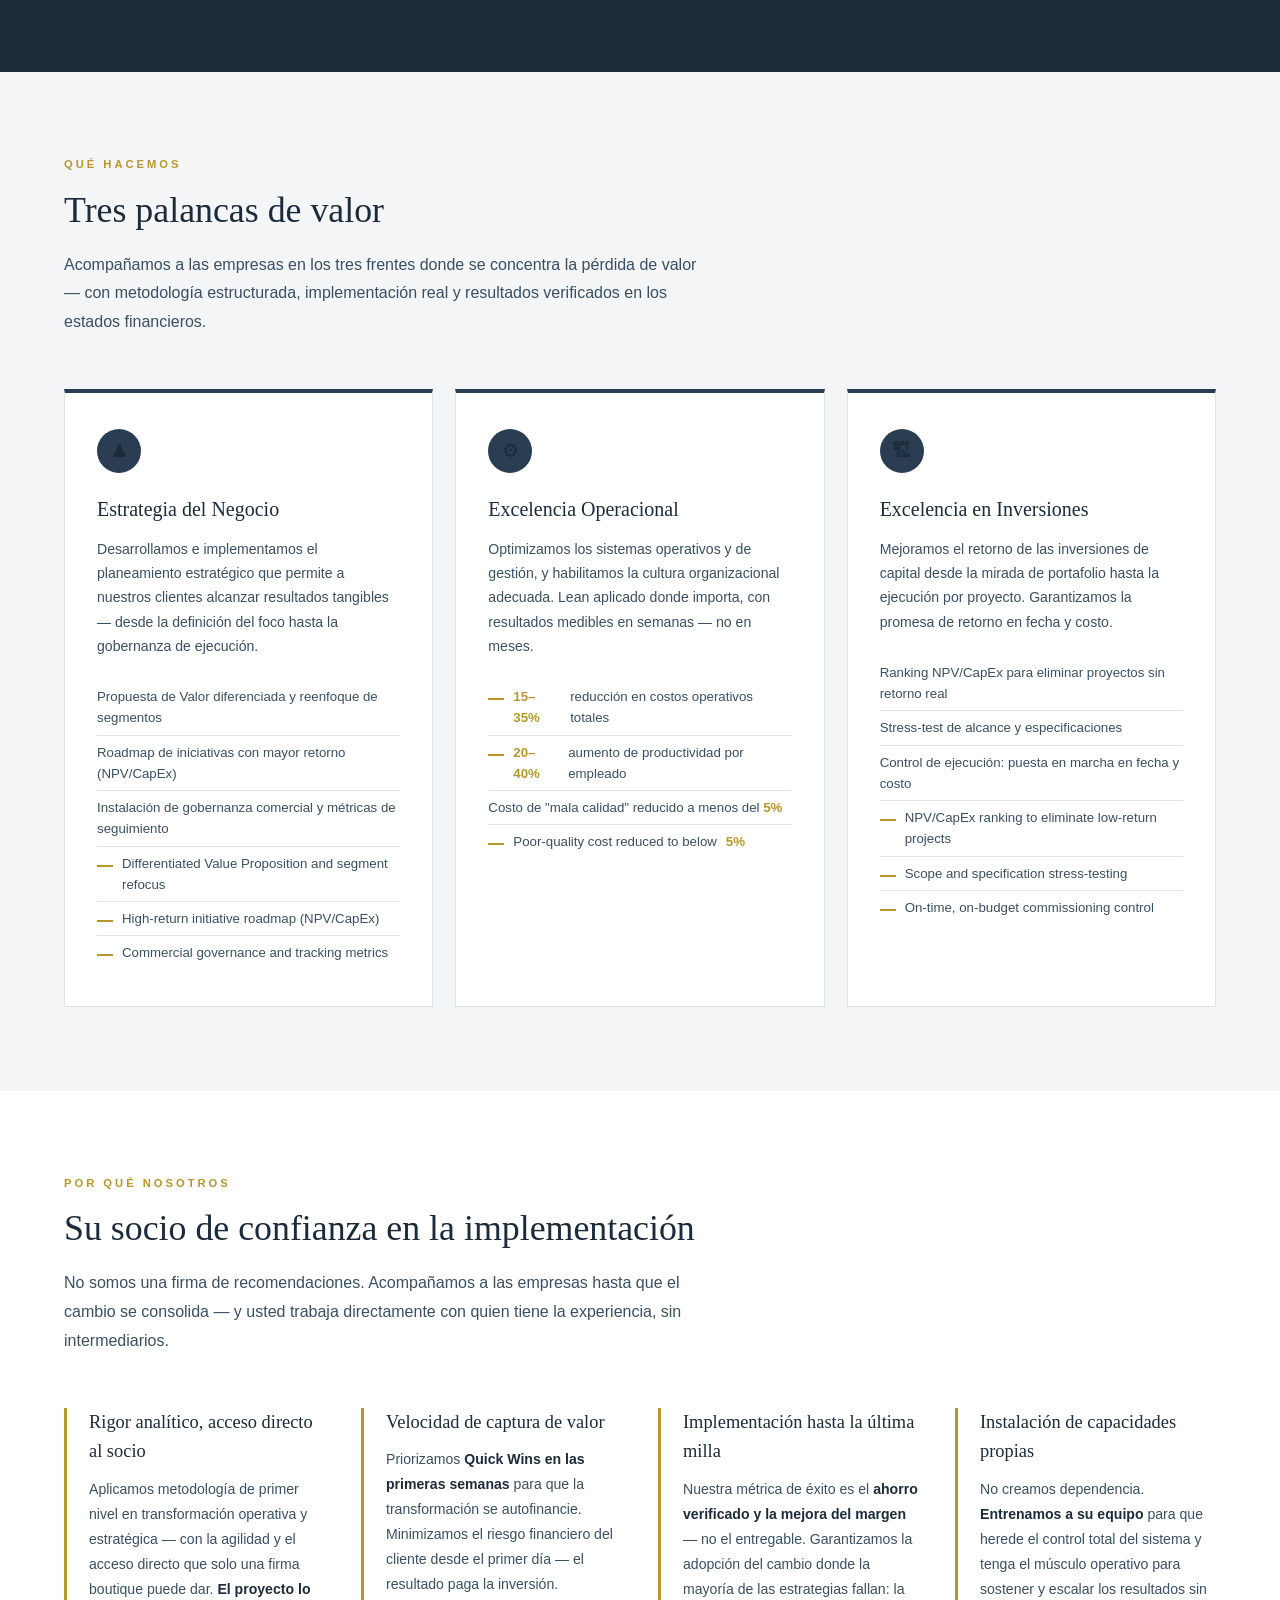
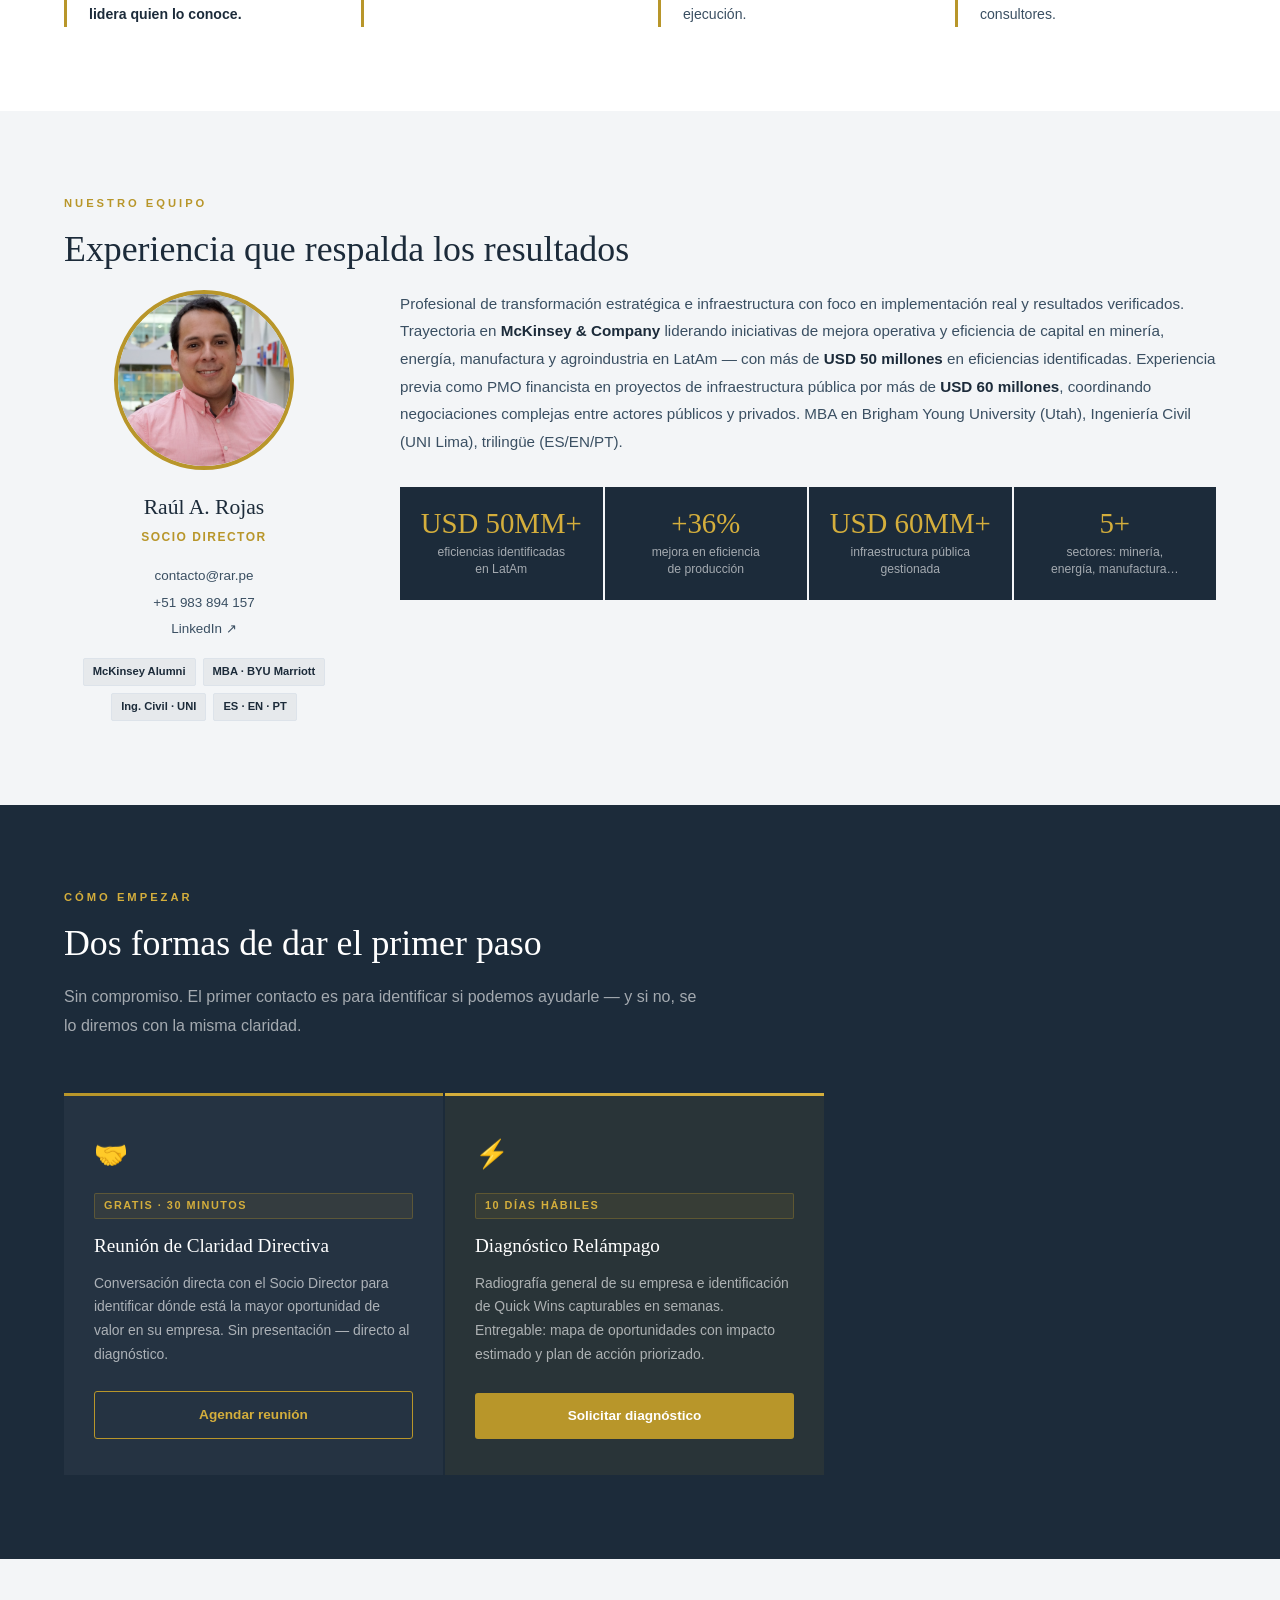
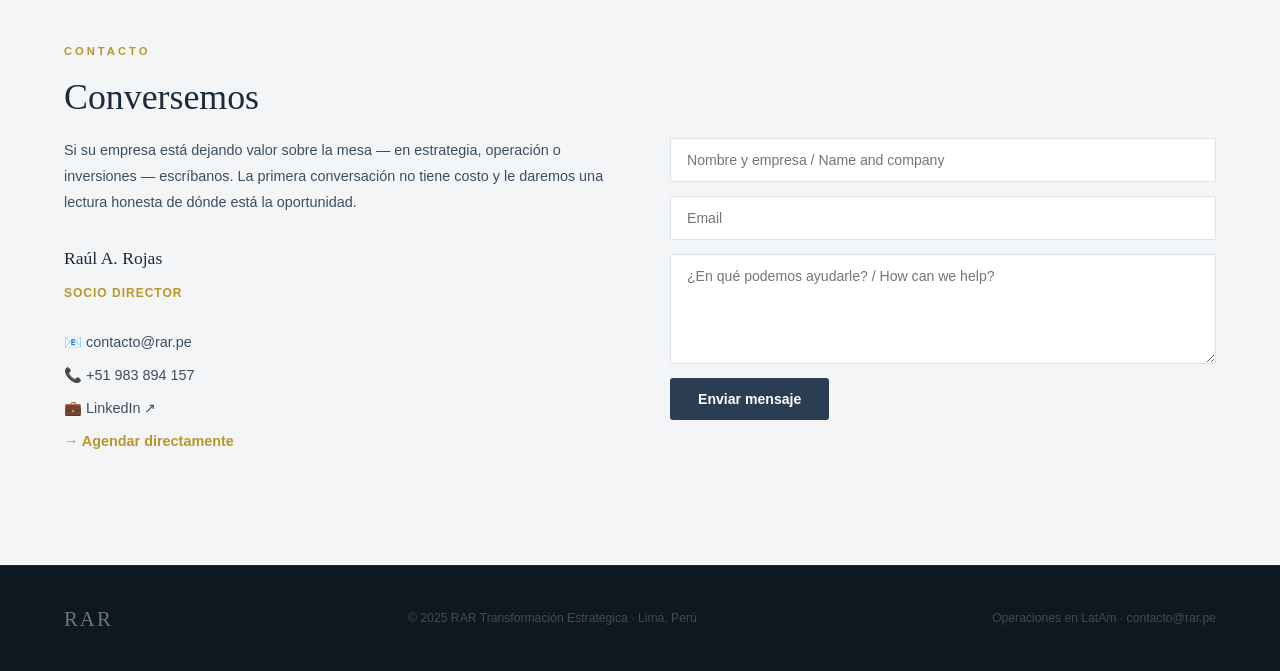
<file: borrador-rediseño-nuevo/index (1).html>
<!DOCTYPE html>
<html lang="es">
<head>
  <meta charset="UTF-8"/>
  <meta name="viewport" content="width=device-width,initial-scale=1.0"/>
  <title>RAR Transformación Estratégica — Lima, Perú</title>
  <meta name="description" content="Firma boutique de optimización empresarial. Estrategia, excelencia operacional e inversiones de capital en Latinoamérica."/>
  <style>
    :root{
      --dark:   #1C2B3A;
      --mid:    #2A3D52;
      --light:  #3A5068;
      --gold:   #B8962A;
      --gold-lt:#D4AE3C;
      --white:  #FFFFFF;
      --off:    #F3F5F7;
      --txt:    #1C2B3A;
      --tmid:   #3A4F62;
      --tlt:    #7A90A3;
      --border: #DDE3EA;
    }
    *{margin:0;padding:0;box-sizing:border-box;}
    html{scroll-behavior:smooth;}
    body{font-family:'Helvetica Neue',Arial,sans-serif;color:var(--txt);background:var(--white);line-height:1.6;}
    h1,h2,h3,h4{font-family:'Georgia',serif;font-weight:normal;}
    [data-lang]{display:none;}
    body.lang-es [data-lang="es"],body.lang-en [data-lang="en"]{display:revert;}
    span[data-lang]{display:none;}
    body.lang-es span[data-lang="es"],body.lang-en span[data-lang="en"]{display:inline;}

    nav{position:fixed;top:0;left:0;right:0;z-index:100;background:rgba(28,43,58,.97);backdrop-filter:blur(8px);display:flex;align-items:center;justify-content:space-between;padding:0 5%;height:66px;border-bottom:1px solid rgba(184,150,42,.2);}
    .nav-logo{display:flex;align-items:baseline;gap:10px;text-decoration:none;}
    .nav-logo-mark{font-family:'Georgia',serif;font-size:1.85rem;color:var(--white);letter-spacing:2px;}
    .nav-logo-sub{font-size:.7rem;color:rgba(255,255,255,.45);letter-spacing:1.5px;text-transform:uppercase;}
    .nav-right{display:flex;align-items:center;gap:18px;}
    .nav-links{display:flex;gap:24px;list-style:none;}
    .nav-links a{font-size:.8rem;color:rgba(255,255,255,.6);text-decoration:none;letter-spacing:.3px;transition:color .2s;}
    .nav-links a:hover{color:var(--gold-lt);}
    .lang-toggle{display:flex;border:1px solid rgba(255,255,255,.22);border-radius:3px;overflow:hidden;}
    .lang-btn{padding:5px 11px;background:transparent;color:rgba(255,255,255,.5);border:none;cursor:pointer;font-size:.76rem;font-weight:700;transition:all .2s;}
    .lang-btn.active{background:var(--gold);color:var(--white);}
    .nav-cta{padding:9px 20px;background:var(--gold);color:var(--white);text-decoration:none;font-size:.8rem;font-weight:700;letter-spacing:.4px;border-radius:3px;transition:background .2s;white-space:nowrap;}
    .nav-cta:hover{background:var(--gold-lt);}
    @media(max-width:900px){.nav-links{display:none;}.nav-logo-sub{display:none;}}
    @media(max-width:600px){.nav-cta{display:none;}}

    .hero{min-height:100vh;background:linear-gradient(135deg,#111820 0%,#1C2B3A 50%,#2A3D52 100%);display:flex;align-items:center;padding:100px 5% 70px;position:relative;overflow:hidden;}
    .hero::after{content:'';position:absolute;inset:0;background:radial-gradient(ellipse at 70% 50%,rgba(184,150,42,.07) 0%,transparent 60%);pointer-events:none;}
    .hero-content{position:relative;max-width:660px;}
    .hero-eyebrow{display:inline-block;font-size:.72rem;font-weight:700;letter-spacing:2.5px;text-transform:uppercase;color:var(--gold-lt);margin-bottom:24px;}
    .hero h1{font-size:clamp(2rem,4.5vw,3.3rem);color:var(--white);line-height:1.2;margin-bottom:22px;}
    .hero h1 em{font-style:normal;color:var(--gold-lt);}
    .hero-sub{font-size:1.05rem;color:rgba(255,255,255,.7);max-width:540px;margin-bottom:18px;line-height:1.75;}
    .hero-trust{background:rgba(255,255,255,.06);border-left:3px solid var(--gold);padding:12px 16px;margin-bottom:36px;max-width:520px;}
    .hero-trust p{font-size:.85rem;color:rgba(255,255,255,.72);line-height:1.6;}
    .hero-trust strong{color:var(--white);}
    .hero-actions{display:flex;gap:14px;flex-wrap:wrap;}
    .btn-primary{padding:13px 30px;background:var(--gold);color:var(--white);text-decoration:none;font-weight:700;font-size:.88rem;border-radius:3px;transition:background .2s;}
    .btn-primary:hover{background:var(--gold-lt);}
    .btn-ghost{padding:13px 30px;background:transparent;color:var(--white);text-decoration:none;font-weight:500;font-size:.88rem;border:1px solid rgba(255,255,255,.3);border-radius:3px;transition:all .2s;}
    .btn-ghost:hover{border-color:var(--gold-lt);color:var(--gold-lt);}
    .hero-stats{position:absolute;right:5%;top:50%;transform:translateY(-50%);display:flex;flex-direction:column;gap:20px;}
    .hero-stat{background:rgba(255,255,255,.055);border:1px solid rgba(184,150,42,.25);border-left:3px solid var(--gold);padding:14px 20px;min-width:210px;}
    .hero-stat-num{font-family:'Georgia',serif;font-size:1.7rem;color:var(--gold-lt);line-height:1;margin-bottom:4px;}
    .hero-stat-lbl{font-size:.76rem;color:rgba(255,255,255,.52);line-height:1.45;}
    @media(max-width:1000px){.hero-stats{display:none;}.hero-content{max-width:100%;}}

    section{padding:84px 5%;}
    .sec-label{font-size:.7rem;font-weight:700;letter-spacing:3px;text-transform:uppercase;color:var(--gold);margin-bottom:14px;}
    .sec-title{font-size:clamp(1.7rem,2.8vw,2.4rem);color:var(--dark);line-height:1.25;margin-bottom:18px;}
    .sec-intro{font-size:1rem;color:var(--tmid);max-width:640px;line-height:1.8;margin-bottom:52px;}

    .sectors-strip{background:var(--dark);padding:28px 5%;display:flex;align-items:center;justify-content:center;flex-wrap:wrap;}
    .sector-item{display:flex;flex-direction:column;align-items:center;gap:7px;padding:18px 32px;border-right:1px solid rgba(255,255,255,.08);cursor:default;transition:background .2s;}
    .sector-item:last-child{border-right:none;}
    .sector-item:hover{background:rgba(255,255,255,.05);}
    .sector-icon{font-size:1.5rem;}
    .sector-name{font-size:.72rem;font-weight:700;letter-spacing:1.5px;text-transform:uppercase;color:rgba(255,255,255,.58);}
    @media(max-width:700px){.sector-item{padding:14px 18px;}}

    #problema{background:var(--dark);}
    #problema .sec-label{color:var(--gold-lt);}
    #problema .sec-title{color:var(--white);}
    #problema .sec-intro{color:rgba(255,255,255,.6);}
    .erosion-grid{display:grid;grid-template-columns:repeat(auto-fit,minmax(270px,1fr));gap:2px;}
    .erosion-card{background:rgba(255,255,255,.04);border-top:3px solid var(--gold);padding:32px 28px;transition:background .2s;}
    .erosion-card:hover{background:rgba(255,255,255,.07);}
    .erosion-num{font-family:'Georgia',serif;font-size:2.8rem;color:var(--gold-lt);line-height:1;margin-bottom:10px;}
    .erosion-ttl{font-size:.95rem;font-weight:700;color:var(--white);margin-bottom:8px;}
    .erosion-desc{font-size:.85rem;color:rgba(255,255,255,.54);line-height:1.65;}

    #servicios{background:var(--off);}
    .services-grid{display:grid;grid-template-columns:repeat(auto-fit,minmax(290px,1fr));gap:22px;}
    .svc-card{background:var(--white);border:1px solid var(--border);border-top:4px solid var(--mid);padding:36px 32px;transition:transform .2s,box-shadow .2s;}
    .svc-card:hover{transform:translateY(-4px);box-shadow:0 12px 36px rgba(28,43,58,.1);}
    .svc-icon{width:44px;height:44px;background:var(--mid);border-radius:50%;display:flex;align-items:center;justify-content:center;margin-bottom:20px;font-size:1.2rem;}
    .svc-name{font-family:'Georgia',serif;font-size:1.25rem;color:var(--dark);margin-bottom:12px;}
    .svc-desc{font-size:.88rem;color:var(--tmid);line-height:1.72;margin-bottom:22px;}
    .svc-impacts{list-style:none;}
    .svc-impacts li{font-size:.83rem;color:var(--tmid);padding:6px 0;border-bottom:1px solid var(--border);display:flex;align-items:baseline;gap:9px;}
    .svc-impacts li:last-child{border-bottom:none;}
    .svc-impacts li::before{content:'';width:16px;height:2px;background:var(--gold);flex-shrink:0;position:relative;top:-1px;}
    .hl{color:var(--gold);font-weight:700;}

    #nosotros{background:var(--white);}
    .why-grid{display:grid;grid-template-columns:repeat(auto-fit,minmax(240px,1fr));gap:36px;}
    .why-card{padding-left:22px;border-left:3px solid var(--gold);}
    .why-ttl{font-family:'Georgia',serif;font-size:1.15rem;color:var(--dark);margin-bottom:10px;}
    .why-desc{font-size:.88rem;color:var(--tmid);line-height:1.78;}
    .why-desc strong{color:var(--dark);}

    #equipo{background:var(--off);}
    .team-wrap{display:grid;grid-template-columns:280px 1fr;gap:56px;align-items:start;}
    @media(max-width:820px){.team-wrap{grid-template-columns:1fr;gap:32px;}}
    .team-photo-wrap{text-align:center;}
    .team-photo{width:180px;height:180px;border-radius:50%;object-fit:cover;object-position:top center;border:4px solid var(--gold);display:block;margin:0 auto 20px;}
    .team-photo-fallback{width:180px;height:180px;border-radius:50%;background:var(--mid);border:4px solid var(--gold);display:flex;align-items:center;justify-content:center;font-family:'Georgia',serif;font-size:2.8rem;color:var(--white);margin:0 auto 20px;}
    .team-name-lg{font-family:'Georgia',serif;font-size:1.35rem;color:var(--dark);margin-bottom:4px;}
    .team-role-lg{font-size:.75rem;font-weight:700;letter-spacing:1.5px;text-transform:uppercase;color:var(--gold);margin-bottom:18px;}
    .team-contact-links a{display:block;font-size:.84rem;color:var(--tmid);text-decoration:none;margin-bottom:5px;transition:color .2s;}
    .team-contact-links a:hover{color:var(--gold);}
    .team-badges{display:flex;flex-wrap:wrap;gap:7px;margin-top:18px;justify-content:center;}
    .tbadge{font-size:.7rem;font-weight:700;color:var(--dark);background:rgba(28,43,58,.06);border:1px solid var(--border);padding:4px 9px;border-radius:2px;}
    .team-bio{font-size:.95rem;color:var(--tmid);line-height:1.82;margin-bottom:32px;}
    .team-bio strong{color:var(--dark);}
    .team-highlights{display:grid;grid-template-columns:repeat(auto-fit,minmax(155px,1fr));gap:2px;}
    .team-hl-card{background:var(--dark);padding:22px 20px;text-align:center;}
    .team-hl-num{font-family:'Georgia',serif;font-size:1.8rem;color:var(--gold-lt);line-height:1;margin-bottom:6px;}
    .team-hl-lbl{font-size:.76rem;color:rgba(255,255,255,.6);line-height:1.4;}

    #empezar{background:var(--dark);}
    #empezar .sec-label{color:var(--gold-lt);}
    #empezar .sec-title{color:var(--white);}
    #empezar .sec-intro{color:rgba(255,255,255,.6);}
    .start-grid{display:grid;grid-template-columns:repeat(auto-fit,minmax(280px,1fr));gap:2px;max-width:760px;}
    .start-card{background:rgba(255,255,255,.04);border-top:3px solid var(--gold);padding:36px 30px;display:flex;flex-direction:column;}
    .start-card.feat{background:rgba(184,150,42,.08);border-top-color:var(--gold-lt);}
    .start-icon{font-size:1.7rem;margin-bottom:18px;}
    .start-tag{display:inline-block;font-size:.68rem;font-weight:700;letter-spacing:1.5px;text-transform:uppercase;color:var(--gold-lt);background:rgba(184,150,42,.1);border:1px solid rgba(184,150,42,.3);padding:3px 9px;border-radius:2px;margin-bottom:12px;}
    .start-name{font-family:'Georgia',serif;font-size:1.2rem;color:var(--white);margin-bottom:10px;}
    .start-desc{font-size:.87rem;color:rgba(255,255,255,.62);line-height:1.72;flex-grow:1;margin-bottom:24px;}
    .cta-solid{display:block;padding:12px 24px;background:var(--gold);color:var(--white);text-decoration:none;font-weight:700;font-size:.85rem;border-radius:3px;text-align:center;transition:background .2s;}
    .cta-solid:hover{background:var(--gold-lt);}
    .cta-outline{display:block;padding:12px 24px;background:transparent;color:var(--gold-lt);text-decoration:none;font-weight:700;font-size:.85rem;border:1px solid var(--gold);border-radius:3px;text-align:center;transition:all .2s;}
    .cta-outline:hover{background:var(--gold);color:var(--white);}

    #contacto{background:var(--off);}
    .contact-wrap{display:grid;grid-template-columns:1fr 1fr;gap:60px;align-items:start;}
    @media(max-width:800px){.contact-wrap{grid-template-columns:1fr;gap:36px;}}
    .contact-info p{font-size:.9rem;color:var(--tmid);line-height:1.8;margin-bottom:28px;}
    .contact-detail{display:flex;flex-direction:column;gap:10px;margin-bottom:28px;}
    .contact-detail a{font-size:.9rem;color:var(--tmid);text-decoration:none;transition:color .2s;}
    .contact-detail a:hover{color:var(--gold);}
    .contact-person{font-family:'Georgia',serif;font-size:1.1rem;color:var(--dark);margin-bottom:2px;}
    .contact-role{font-size:.75rem;font-weight:700;letter-spacing:1px;text-transform:uppercase;color:var(--gold);}
    .contact-form{display:flex;flex-direction:column;gap:14px;}
    .contact-form input,.contact-form textarea{background:var(--white);border:1px solid var(--border);color:var(--txt);font-family:'Helvetica Neue',sans-serif;font-size:.88rem;padding:13px 16px;border-radius:2px;outline:none;transition:border .2s;width:100%;}
    .contact-form input:focus,.contact-form textarea:focus{border-color:var(--gold);}
    .contact-form textarea{resize:vertical;min-height:110px;}
    .contact-form button{padding:13px 28px;background:var(--mid);color:var(--white);border:none;cursor:pointer;font-weight:700;font-size:.88rem;border-radius:3px;transition:background .2s;align-self:flex-start;font-family:'Helvetica Neue',sans-serif;}
    .contact-form button:hover{background:var(--dark);}

    footer{background:#0E1820;padding:36px 5%;display:flex;align-items:center;justify-content:space-between;flex-wrap:wrap;gap:16px;border-top:1px solid rgba(255,255,255,.06);}
    .footer-logo{font-family:'Georgia',serif;font-size:1.3rem;color:rgba(255,255,255,.4);letter-spacing:2px;}
    .footer-copy,.footer-loc{font-size:.76rem;color:rgba(255,255,255,.22);}
    @media(max-width:600px){section{padding:60px 4%;}.sectors-strip{padding:18px 4%;}.contact-form button{width:100%;}}
  </style>
</head>
<body class="lang-es">

<nav>
  <a href="#inicio" class="nav-logo">
    <span class="nav-logo-mark">RAR</span>
    <span class="nav-logo-sub" data-lang="es">Transformación Estratégica</span>
    <span class="nav-logo-sub" data-lang="en">Strategic Transformation</span>
  </a>
  <ul class="nav-links">
    <li><a href="#servicios" data-lang="es">Servicios</a><a href="#servicios" data-lang="en">Services</a></li>
    <li><a href="#nosotros" data-lang="es">Por qué nosotros</a><a href="#nosotros" data-lang="en">Why us</a></li>
    <li><a href="#equipo" data-lang="es">Equipo</a><a href="#equipo" data-lang="en">Team</a></li>
    <li><a href="#empezar" data-lang="es">Cómo empezar</a><a href="#empezar" data-lang="en">Get started</a></li>
    <li><a href="#contacto" data-lang="es">Contacto</a><a href="#contacto" data-lang="en">Contact</a></li>
  </ul>
  <div class="nav-right">
    <div class="lang-toggle">
      <button class="lang-btn active" onclick="setLang('es')">ES</button>
      <button class="lang-btn" onclick="setLang('en')">EN</button>
    </div>
    <a href="https://bookings.cloud.microsoft/bookwithme/user/18c268b18dcc4351873da0a54e850f25%40rar.pe?anonymous&ismsaljsauthenabled" target="_blank" class="nav-cta">
      <span data-lang="es">Agendar reunión</span><span data-lang="en">Book a meeting</span>
    </a>
  </div>
</nav>

<section class="hero" id="inicio">
  <div class="hero-content">
    <span class="hero-eyebrow" data-lang="es">Firma boutique · Optimización empresarial · LatAm</span>
    <span class="hero-eyebrow" data-lang="en">Boutique firm · Business optimization · LatAm</span>
    <h1 data-lang="es">El valor que <em>se pierde</em><br>en la ejecución,<br>lo convertimos en resultado.</h1>
    <h1 data-lang="en">The value <em>lost</em><br>in execution,<br>we turn into results.</h1>
    <p class="hero-sub" data-lang="es">Acompañamos a las empresas desde la estrategia hasta la operación — garantizando que las decisiones se traduzcan en mayor retorno, mejor uso del capital y crecimiento rentable.</p>
    <p class="hero-sub" data-lang="en">We accompany companies from strategy to operations — ensuring decisions translate into higher returns, better capital use, and profitable growth.</p>
    <div class="hero-trust" data-lang="es"><p>Somos su <strong>socio de confianza en la implementación</strong>. No entregamos un reporte y nos vamos — acompañamos hasta que el resultado es verificable en los números.</p></div>
    <div class="hero-trust" data-lang="en"><p>We are your <strong>trusted implementation partner</strong>. We don't hand over a report and leave — we accompany until the result is verifiable in the numbers.</p></div>
    <div class="hero-actions">
      <a href="https://bookings.cloud.microsoft/bookwithme/user/18c268b18dcc4351873da0a54e850f25%40rar.pe?anonymous&ismsaljsauthenabled" target="_blank" class="btn-primary">
        <span data-lang="es">Reunión de Claridad Directiva · 30 min</span>
        <span data-lang="en">Executive Clarity Meeting · 30 min</span>
      </a>
      <a href="#servicios" class="btn-ghost"><span data-lang="es">Qué hacemos</span><span data-lang="en">What we do</span></a>
    </div>
  </div>
  <div class="hero-stats">
    <div class="hero-stat"><div class="hero-stat-num">USD 50MM+</div><div class="hero-stat-lbl" data-lang="es">en eficiencias identificadas<br>en LatAm</div><div class="hero-stat-lbl" data-lang="en">in efficiencies identified<br>across LatAm</div></div>
    <div class="hero-stat"><div class="hero-stat-num">+36%</div><div class="hero-stat-lbl" data-lang="es">mejora en eficiencia<br>de producción, oil &amp; gas</div><div class="hero-stat-lbl" data-lang="en">production efficiency<br>gain, oil &amp; gas</div></div>
    <div class="hero-stat"><div class="hero-stat-num">3 países</div><div class="hero-stat-lbl" data-lang="es">Perú · Brasil · Colombia<br>minería · energía · manufactura</div><div class="hero-stat-lbl" data-lang="en">Peru · Brazil · Colombia<br>mining · energy · manufacturing</div></div>
  </div>
</section>

<div class="sectors-strip">
  <div class="sector-item"><span class="sector-icon">⛏</span><span class="sector-name" data-lang="es">Minería</span><span class="sector-name" data-lang="en">Mining</span></div>
  <div class="sector-item"><span class="sector-icon">🛢</span><span class="sector-name">Oil &amp; Gas</span></div>
  <div class="sector-item"><span class="sector-icon">🏭</span><span class="sector-name" data-lang="es">Manufactura</span><span class="sector-name" data-lang="en">Manufacturing</span></div>
  <div class="sector-item"><span class="sector-icon">🌾</span><span class="sector-name" data-lang="es">Agroindustria</span><span class="sector-name" data-lang="en">Agro-industry</span></div>
  <div class="sector-item"><span class="sector-icon">🏗</span><span class="sector-name" data-lang="es">Infraestructura</span><span class="sector-name" data-lang="en">Infrastructure</span></div>
  <div class="sector-item"><span class="sector-icon">🏢</span><span class="sector-name" data-lang="es">Servicios</span><span class="sector-name" data-lang="en">Services</span></div>
</div>

<section id="problema">
  <p class="sec-label" data-lang="es">El problema</p><p class="sec-label" data-lang="en">The problem</p>
  <h2 class="sec-title" data-lang="es">Su empresa vale más de lo que actualmente produce</h2>
  <h2 class="sec-title" data-lang="en">Your company is worth more than it currently produces</h2>
  <p class="sec-intro" data-lang="es">El valor se erosiona desde la estrategia hasta la ejecución. Tres fuentes concentran la mayor parte de la pérdida — y las tres son corregibles.</p>
  <p class="sec-intro" data-lang="en">Value erodes from strategy all the way to execution. Three sources concentrate most of the loss — and all three are correctable.</p>
  <div class="erosion-grid">
    <div class="erosion-card"><div class="erosion-num">−50%</div><div class="erosion-ttl" data-lang="es">Estrategia desalineada</div><div class="erosion-ttl" data-lang="en">Misaligned strategy</div><p class="erosion-desc" data-lang="es">Sin diferenciación real, el margen operativo puede ser hasta 50% menor que el promedio de la industria. Las empresas compiten por precio porque no articularon por qué deben existir.</p><p class="erosion-desc" data-lang="en">Without real differentiation, operating margins can be up to 50% below industry average. Companies compete on price because they haven't defined why they should exist.</p></div>
    <div class="erosion-card"><div class="erosion-num">35%</div><div class="erosion-ttl" data-lang="es">Operación deficiente</div><div class="erosion-ttl" data-lang="en">Operational waste</div><p class="erosion-desc" data-lang="es">Procesos diseñados para el pasado generan desperdicios de hasta 35% de sobrecosto. El capital operativo se diluye en actividades que no mueven la aguja.</p><p class="erosion-desc" data-lang="en">Processes designed for the past generate waste of up to 35% cost overrun. Operating capital is diluted in activities that don't move the needle.</p></div>
    <div class="erosion-card"><div class="erosion-num">29%</div><div class="erosion-ttl" data-lang="es">Inversiones mal gestionadas</div><div class="erosion-ttl" data-lang="en">Poorly managed investments</div><p class="erosion-desc" data-lang="es">El 92% de los proyectos de capital no cumplen sus compromisos iniciales. En promedio, las organizaciones gastan 29% más de lo planeado por falta de control y visibilidad.</p><p class="erosion-desc" data-lang="en">92% of capital projects fail to meet initial commitments. Organizations spend on average 29% more than planned due to lack of control and visibility.</p></div>
  </div>
</section>

<section id="servicios">
  <p class="sec-label" data-lang="es">Qué hacemos</p><p class="sec-label" data-lang="en">What we do</p>
  <h2 class="sec-title" data-lang="es">Tres palancas de valor</h2>
  <h2 class="sec-title" data-lang="en">Three value levers</h2>
  <p class="sec-intro" data-lang="es">Acompañamos a las empresas en los tres frentes donde se concentra la pérdida de valor — con metodología estructurada, implementación real y resultados verificados en los estados financieros.</p>
  <p class="sec-intro" data-lang="en">We accompany companies across the three fronts where value loss concentrates — with structured methodology, real implementation, and results verified on financial statements.</p>
  <div class="services-grid">
    <div class="svc-card">
      <div class="svc-icon">♟</div>
      <div class="svc-name" data-lang="es">Estrategia del Negocio</div>
      <div class="svc-name" data-lang="en">Business Strategy</div>
      <p class="svc-desc" data-lang="es">Desarrollamos e implementamos el planeamiento estratégico que permite a nuestros clientes alcanzar resultados tangibles — desde la definición del foco hasta la gobernanza de ejecución.</p>
      <p class="svc-desc" data-lang="en">We develop and implement the strategic planning that allows our clients to achieve tangible results — from focus definition to execution governance.</p>
      <ul class="svc-impacts">
        <li data-lang="es">Propuesta de Valor diferenciada y reenfoque de segmentos</li>
        <li data-lang="es">Roadmap de iniciativas con mayor retorno (NPV/CapEx)</li>
        <li data-lang="es">Instalación de gobernanza comercial y métricas de seguimiento</li>
        <li data-lang="en">Differentiated Value Proposition and segment refocus</li>
        <li data-lang="en">High-return initiative roadmap (NPV/CapEx)</li>
        <li data-lang="en">Commercial governance and tracking metrics</li>
      </ul>
    </div>
    <div class="svc-card">
      <div class="svc-icon">⚙</div>
      <div class="svc-name" data-lang="es">Excelencia Operacional</div>
      <div class="svc-name" data-lang="en">Operational Excellence</div>
      <p class="svc-desc" data-lang="es">Optimizamos los sistemas operativos y de gestión, y habilitamos la cultura organizacional adecuada. Lean aplicado donde importa, con resultados medibles en semanas — no en meses.</p>
      <p class="svc-desc" data-lang="en">We optimize operational and management systems and enable the right organizational culture. Lean applied where it matters, with measurable results in weeks — not months.</p>
      <ul class="svc-impacts">
        <li><span class="hl">15–35%</span> <span data-lang="es">reducción en costos operativos totales</span><span data-lang="en">reduction in total operating costs</span></li>
        <li><span class="hl">20–40%</span> <span data-lang="es">aumento de productividad por empleado</span><span data-lang="en">increase in productivity per employee</span></li>
        <li data-lang="es">Costo de "mala calidad" reducido a menos del <span class="hl">5%</span></li>
        <li data-lang="en">Poor-quality cost reduced to below <span class="hl">5%</span></li>
      </ul>
    </div>
    <div class="svc-card">
      <div class="svc-icon">🏗</div>
      <div class="svc-name" data-lang="es">Excelencia en Inversiones</div>
      <div class="svc-name" data-lang="en">Investment Excellence</div>
      <p class="svc-desc" data-lang="es">Mejoramos el retorno de las inversiones de capital desde la mirada de portafolio hasta la ejecución por proyecto. Garantizamos la promesa de retorno en fecha y costo.</p>
      <p class="svc-desc" data-lang="en">We improve capital investment returns from portfolio view to individual project execution. We guarantee the return promise on time and on budget.</p>
      <ul class="svc-impacts">
        <li data-lang="es">Ranking NPV/CapEx para eliminar proyectos sin retorno real</li>
        <li data-lang="es">Stress-test de alcance y especificaciones</li>
        <li data-lang="es">Control de ejecución: puesta en marcha en fecha y costo</li>
        <li data-lang="en">NPV/CapEx ranking to eliminate low-return projects</li>
        <li data-lang="en">Scope and specification stress-testing</li>
        <li data-lang="en">On-time, on-budget commissioning control</li>
      </ul>
    </div>
  </div>
</section>

<section id="nosotros">
  <p class="sec-label" data-lang="es">Por qué nosotros</p><p class="sec-label" data-lang="en">Why us</p>
  <h2 class="sec-title" data-lang="es">Su socio de confianza en la implementación</h2>
  <h2 class="sec-title" data-lang="en">Your trusted implementation partner</h2>
  <p class="sec-intro" data-lang="es">No somos una firma de recomendaciones. Acompañamos a las empresas hasta que el cambio se consolida — y usted trabaja directamente con quien tiene la experiencia, sin intermediarios.</p>
  <p class="sec-intro" data-lang="en">We are not a recommendations firm. We accompany companies until change consolidates — and you work directly with the person who has the experience, no intermediaries.</p>
  <div class="why-grid">
    <div class="why-card"><div class="why-ttl" data-lang="es">Rigor analítico, acceso directo al socio</div><div class="why-ttl" data-lang="en">Analytical rigor, direct partner access</div><p class="why-desc" data-lang="es">Aplicamos metodología de primer nivel en transformación operativa y estratégica — con la agilidad y el acceso directo que solo una firma boutique puede dar. <strong>El proyecto lo lidera quien lo conoce.</strong></p><p class="why-desc" data-lang="en">We apply top-tier methodology in operational and strategic transformation — with the agility and direct access that only a boutique firm can provide. <strong>The project is led by the person who knows it.</strong></p></div>
    <div class="why-card"><div class="why-ttl" data-lang="es">Velocidad de captura de valor</div><div class="why-ttl" data-lang="en">Speed of value capture</div><p class="why-desc" data-lang="es">Priorizamos <strong>Quick Wins en las primeras semanas</strong> para que la transformación se autofinancie. Minimizamos el riesgo financiero del cliente desde el primer día — el resultado paga la inversión.</p><p class="why-desc" data-lang="en">We prioritize <strong>Quick Wins in the first weeks</strong> so the transformation funds itself. We minimize client financial risk from day one — the result pays for the investment.</p></div>
    <div class="why-card"><div class="why-ttl" data-lang="es">Implementación hasta la última milla</div><div class="why-ttl" data-lang="en">Last-mile implementation</div><p class="why-desc" data-lang="es">Nuestra métrica de éxito es el <strong>ahorro verificado y la mejora del margen</strong> — no el entregable. Garantizamos la adopción del cambio donde la mayoría de las estrategias fallan: la ejecución.</p><p class="why-desc" data-lang="en">Our success metric is <strong>verified savings and margin improvement</strong> — not the deliverable. We guarantee change adoption where most strategies fail: execution.</p></div>
    <div class="why-card"><div class="why-ttl" data-lang="es">Instalación de capacidades propias</div><div class="why-ttl" data-lang="en">Capability building for independence</div><p class="why-desc" data-lang="es">No creamos dependencia. <strong>Entrenamos a su equipo</strong> para que herede el control total del sistema y tenga el músculo operativo para sostener y escalar los resultados sin consultores.</p><p class="why-desc" data-lang="en">We don't create dependency. <strong>We train your team</strong> to inherit full system control and build the operational muscle to sustain and scale results without consultants.</p></div>
  </div>
</section>

<section id="equipo">
  <p class="sec-label" data-lang="es">Nuestro equipo</p><p class="sec-label" data-lang="en">Our team</p>
  <h2 class="sec-title" data-lang="es">Experiencia que respalda los resultados</h2>
  <h2 class="sec-title" data-lang="en">Experience that backs the results</h2>
  <div class="team-wrap">
    <div class="team-photo-wrap">
      <img src="photo RR.png" alt="Raúl A. Rojas" class="team-photo" onerror="this.style.display='none';document.getElementById('av').style.display='flex';"/>
      <div class="team-photo-fallback" id="av" style="display:none;">RR</div>
      <div class="team-name-lg">Raúl A. Rojas</div>
      <div class="team-role-lg" data-lang="es">Socio Director</div><div class="team-role-lg" data-lang="en">Managing Partner</div>
      <div class="team-contact-links">
        <a href="mailto:contacto@rar.pe">contacto@rar.pe</a>
        <a href="tel:+51983894157">+51 983 894 157</a>
        <a href="https://www.linkedin.com/in/raulrojasrenteria" target="_blank">LinkedIn ↗</a>
      </div>
      <div class="team-badges">
        <span class="tbadge">McKinsey Alumni</span><span class="tbadge">MBA · BYU Marriott</span>
        <span class="tbadge" data-lang="es">Ing. Civil · UNI</span><span class="tbadge" data-lang="en">Civil Eng. · UNI</span>
        <span class="tbadge">ES · EN · PT</span>
      </div>
    </div>
    <div>
      <p class="team-bio" data-lang="es">Profesional de transformación estratégica e infraestructura con foco en implementación real y resultados verificados. Trayectoria en <strong>McKinsey &amp; Company</strong> liderando iniciativas de mejora operativa y eficiencia de capital en minería, energía, manufactura y agroindustria en LatAm — con más de <strong>USD 50 millones</strong> en eficiencias identificadas. Experiencia previa como PMO financista en proyectos de infraestructura pública por más de <strong>USD 60 millones</strong>, coordinando negociaciones complejas entre actores públicos y privados. MBA en Brigham Young University (Utah), Ingeniería Civil (UNI Lima), trilingüe (ES/EN/PT).</p>
      <p class="team-bio" data-lang="en">Strategic transformation and infrastructure professional focused on real implementation and verified results. Track record at <strong>McKinsey &amp; Company</strong> leading operational improvement and capital efficiency initiatives across mining, energy, manufacturing, and agro-industry in LatAm — identifying over <strong>USD 50 million</strong> in efficiencies. Prior experience as financial PMO on public infrastructure projects exceeding <strong>USD 60 million</strong>, coordinating complex negotiations between public and private actors. MBA at Brigham Young University (Utah), Civil Engineering (UNI Lima), trilingual (ES/EN/PT).</p>
      <div class="team-highlights">
        <div class="team-hl-card"><div class="team-hl-num">USD 50MM+</div><div class="team-hl-lbl" data-lang="es">eficiencias identificadas<br>en LatAm</div><div class="team-hl-lbl" data-lang="en">efficiencies identified<br>across LatAm</div></div>
        <div class="team-hl-card"><div class="team-hl-num">+36%</div><div class="team-hl-lbl" data-lang="es">mejora en eficiencia<br>de producción</div><div class="team-hl-lbl" data-lang="en">production efficiency<br>improvement</div></div>
        <div class="team-hl-card"><div class="team-hl-num">USD 60MM+</div><div class="team-hl-lbl" data-lang="es">infraestructura pública<br>gestionada</div><div class="team-hl-lbl" data-lang="en">public infrastructure<br>projects managed</div></div>
        <div class="team-hl-card"><div class="team-hl-num">5+</div><div class="team-hl-lbl" data-lang="es">sectores: minería,<br>energía, manufactura…</div><div class="team-hl-lbl" data-lang="en">sectors: mining,<br>energy, manufacturing…</div></div>
      </div>
    </div>
  </div>
</section>

<section id="empezar">
  <p class="sec-label" data-lang="es">Cómo empezar</p><p class="sec-label" data-lang="en">How to start</p>
  <h2 class="sec-title" data-lang="es">Dos formas de dar el primer paso</h2>
  <h2 class="sec-title" data-lang="en">Two ways to take the first step</h2>
  <p class="sec-intro" data-lang="es">Sin compromiso. El primer contacto es para identificar si podemos ayudarle — y si no, se lo diremos con la misma claridad.</p>
  <p class="sec-intro" data-lang="en">No commitment. The first contact is to identify whether we can help — and if not, we'll say so with the same clarity.</p>
  <div class="start-grid">
    <div class="start-card">
      <div class="start-icon">🤝</div>
      <span class="start-tag" data-lang="es">Gratis · 30 minutos</span><span class="start-tag" data-lang="en">Free · 30 minutes</span>
      <div class="start-name" data-lang="es">Reunión de Claridad Directiva</div><div class="start-name" data-lang="en">Executive Clarity Meeting</div>
      <p class="start-desc" data-lang="es">Conversación directa con el Socio Director para identificar dónde está la mayor oportunidad de valor en su empresa. Sin presentación — directo al diagnóstico.</p>
      <p class="start-desc" data-lang="en">Direct conversation with the Managing Partner to identify where the biggest value opportunity lies. No presentation — straight to the diagnosis.</p>
      <a href="https://bookings.cloud.microsoft/bookwithme/user/18c268b18dcc4351873da0a54e850f25%40rar.pe?anonymous&ismsaljsauthenabled" target="_blank" class="cta-outline"><span data-lang="es">Agendar reunión</span><span data-lang="en">Schedule meeting</span></a>
    </div>
    <div class="start-card feat">
      <div class="start-icon">⚡</div>
      <span class="start-tag" data-lang="es">10 días hábiles</span><span class="start-tag" data-lang="en">10 business days</span>
      <div class="start-name" data-lang="es">Diagnóstico Relámpago</div><div class="start-name" data-lang="en">Lightning Diagnostic</div>
      <p class="start-desc" data-lang="es">Radiografía general de su empresa e identificación de Quick Wins capturables en semanas. Entregable: mapa de oportunidades con impacto estimado y plan de acción priorizado.</p>
      <p class="start-desc" data-lang="en">Full diagnostic of your company and identification of Quick Wins capturable in weeks. Deliverable: opportunity map with estimated impact and prioritized action plan.</p>
      <a href="https://bookings.cloud.microsoft/bookwithme/user/18c268b18dcc4351873da0a54e850f25%40rar.pe?anonymous&ismsaljsauthenabled" target="_blank" class="cta-solid"><span data-lang="es">Solicitar diagnóstico</span><span data-lang="en">Request diagnostic</span></a>
    </div>
  </div>
</section>

<section id="contacto">
  <p class="sec-label" data-lang="es">Contacto</p><p class="sec-label" data-lang="en">Contact</p>
  <h2 class="sec-title" data-lang="es">Conversemos</h2><h2 class="sec-title" data-lang="en">Let's talk</h2>
  <div class="contact-wrap">
    <div class="contact-info">
      <p data-lang="es">Si su empresa está dejando valor sobre la mesa — en estrategia, operación o inversiones — escríbanos. La primera conversación no tiene costo y le daremos una lectura honesta de dónde está la oportunidad.</p>
      <p data-lang="en">If your company is leaving value on the table — in strategy, operations, or investments — reach out. The first conversation is free and we'll give you an honest read on where the opportunity lies.</p>
      <div class="contact-detail">
        <div class="contact-person">Raúl A. Rojas</div>
        <div class="contact-role" data-lang="es">Socio Director</div><div class="contact-role" data-lang="en">Managing Partner</div>
      </div>
      <div class="contact-detail">
        <a href="mailto:contacto@rar.pe">📧 contacto@rar.pe</a>
        <a href="tel:+51983894157">📞 +51 983 894 157</a>
        <a href="https://www.linkedin.com/in/raulrojasrenteria" target="_blank">💼 LinkedIn ↗</a>
        <a href="https://bookings.cloud.microsoft/bookwithme/user/18c268b18dcc4351873da0a54e850f25%40rar.pe?anonymous&ismsaljsauthenabled" target="_blank" style="color:var(--gold);font-weight:700;"><span data-lang="es">→ Agendar directamente</span><span data-lang="en">→ Schedule directly</span></a>
      </div>
    </div>
    <form class="contact-form" onsubmit="sendContact(event)">
      <input type="text" id="cf-name" placeholder="Nombre y empresa / Name and company" required/>
      <input type="email" id="cf-email" placeholder="Email" required/>
      <textarea id="cf-msg" placeholder="¿En qué podemos ayudarle? / How can we help?" required></textarea>
      <button type="submit"><span data-lang="es">Enviar mensaje</span><span data-lang="en">Send message</span></button>
    </form>
  </div>
</section>

<footer>
  <span class="footer-logo">RAR</span>
  <span class="footer-copy">© 2025 RAR Transformación Estratégica · Lima, Perú</span>
  <span class="footer-loc" data-lang="es">Operaciones en LatAm · contacto@rar.pe</span>
  <span class="footer-loc" data-lang="en">Operations across LatAm · contacto@rar.pe</span>
</footer>

<script>
  function setLang(l){document.body.className='lang-'+l;document.querySelectorAll('.lang-btn').forEach(b=>b.classList.toggle('active',b.textContent.toLowerCase()===l));}
  function sendContact(e){e.preventDefault();const n=document.getElementById('cf-name').value,m=document.getElementById('cf-email').value,t=document.getElementById('cf-msg').value;window.location.href='mailto:contacto@rar.pe?subject='+encodeURIComponent('Contacto RAR TE — '+n)+'&body='+encodeURIComponent('Nombre/empresa: '+n+'\nEmail: '+m+'\n\nMensaje:\n'+t);}
</script>
</body>
</html>
</file>
